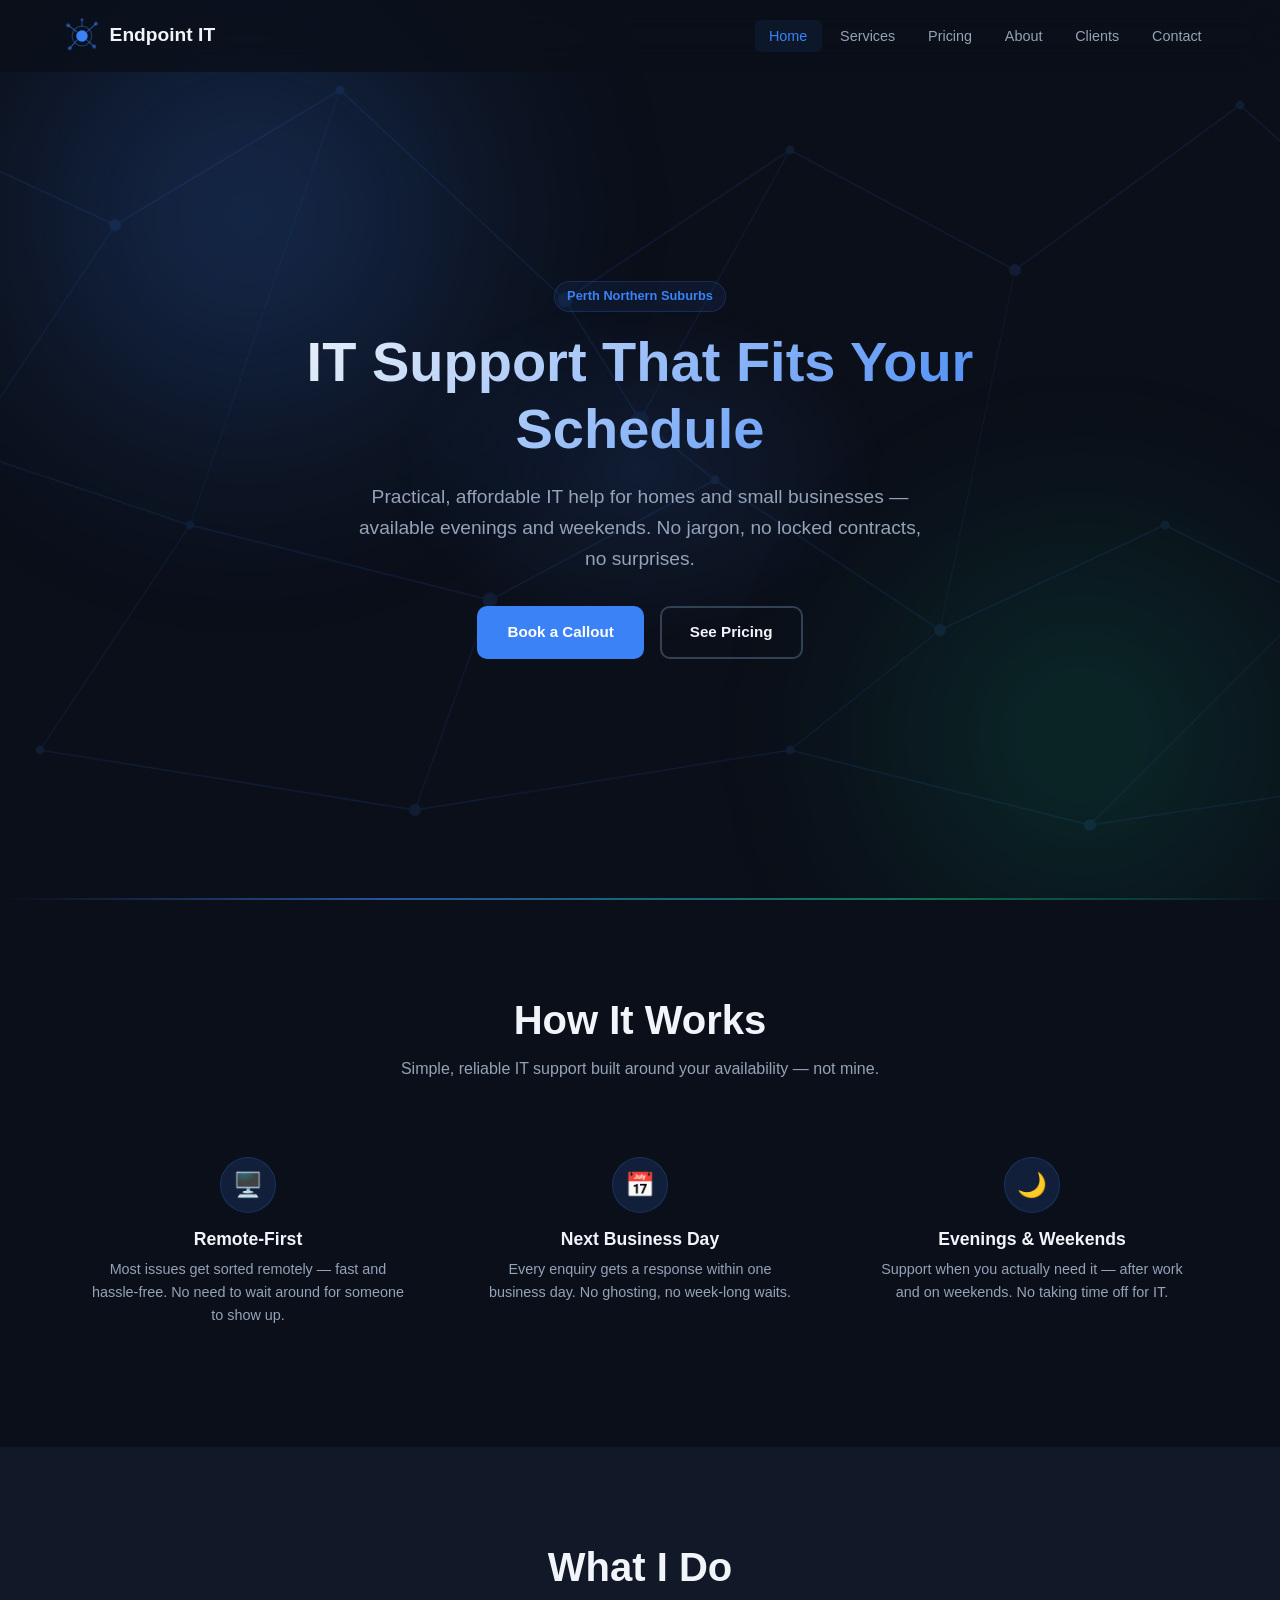
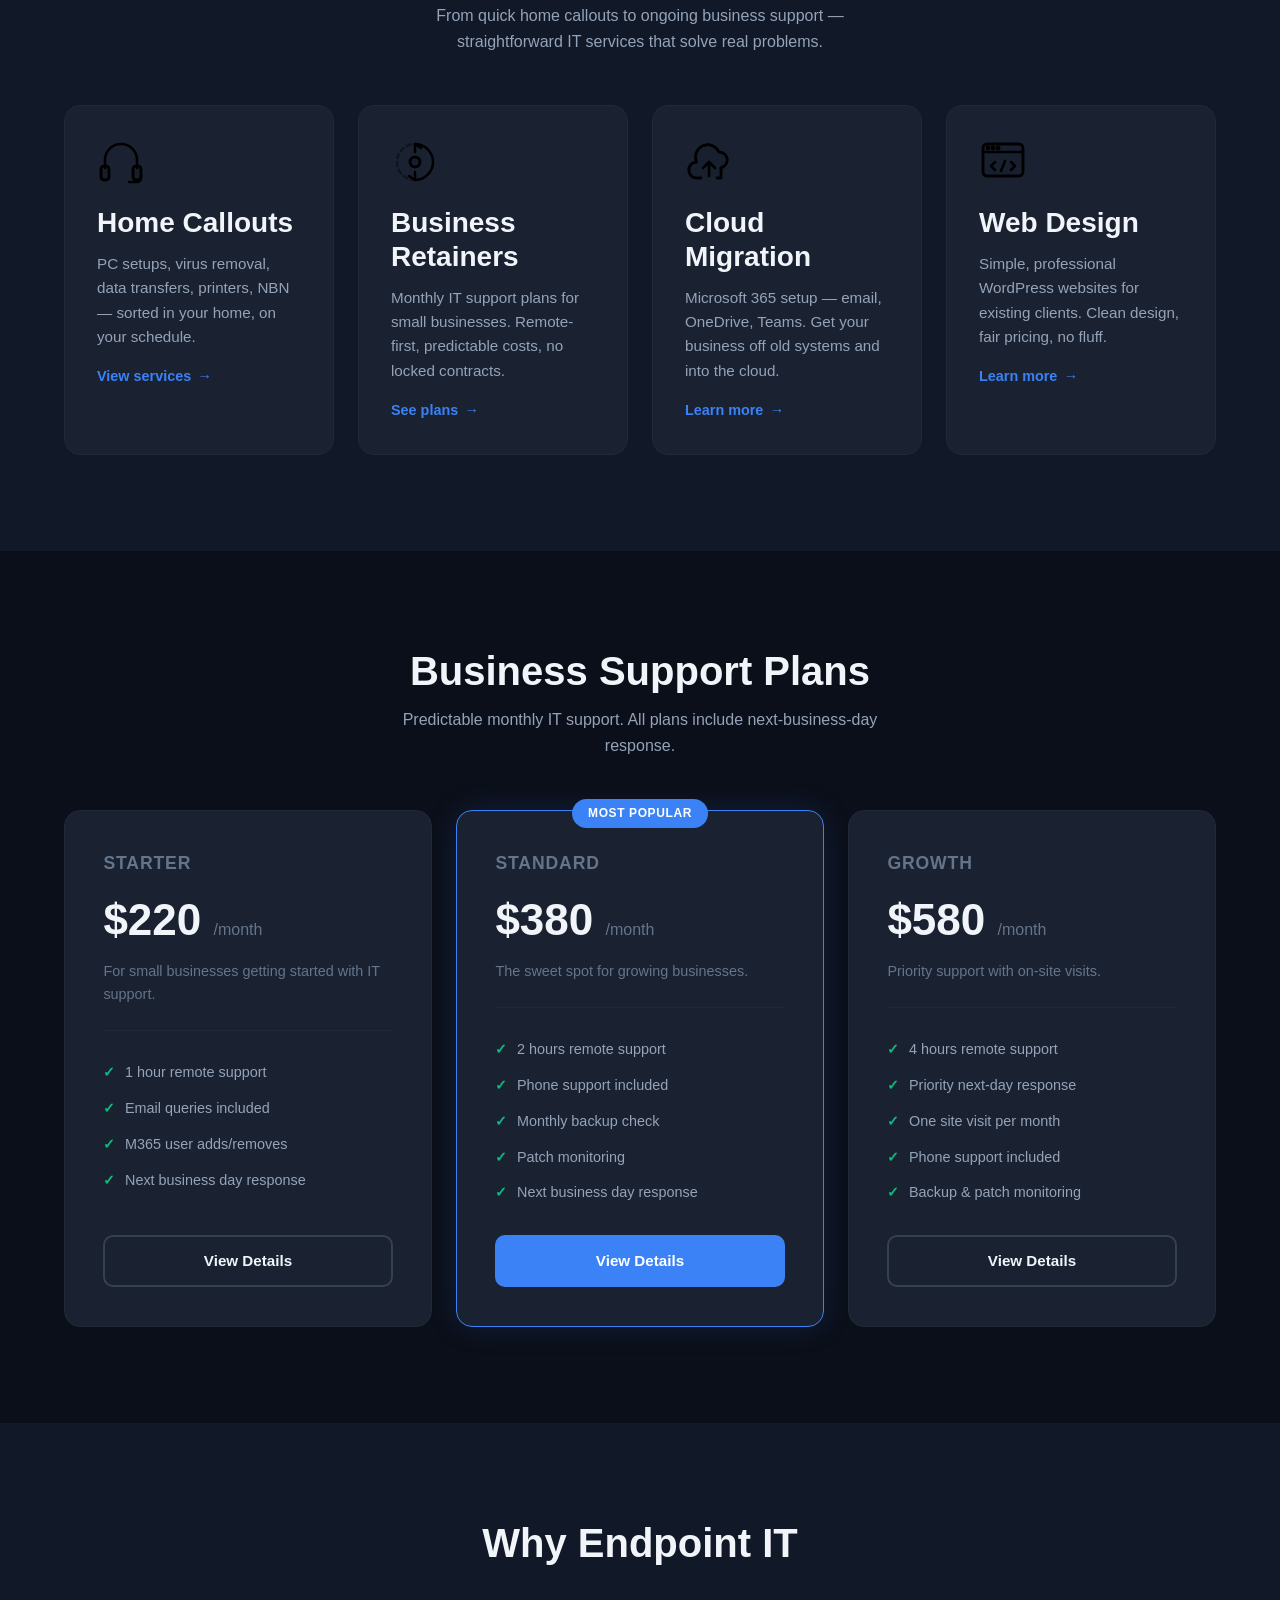
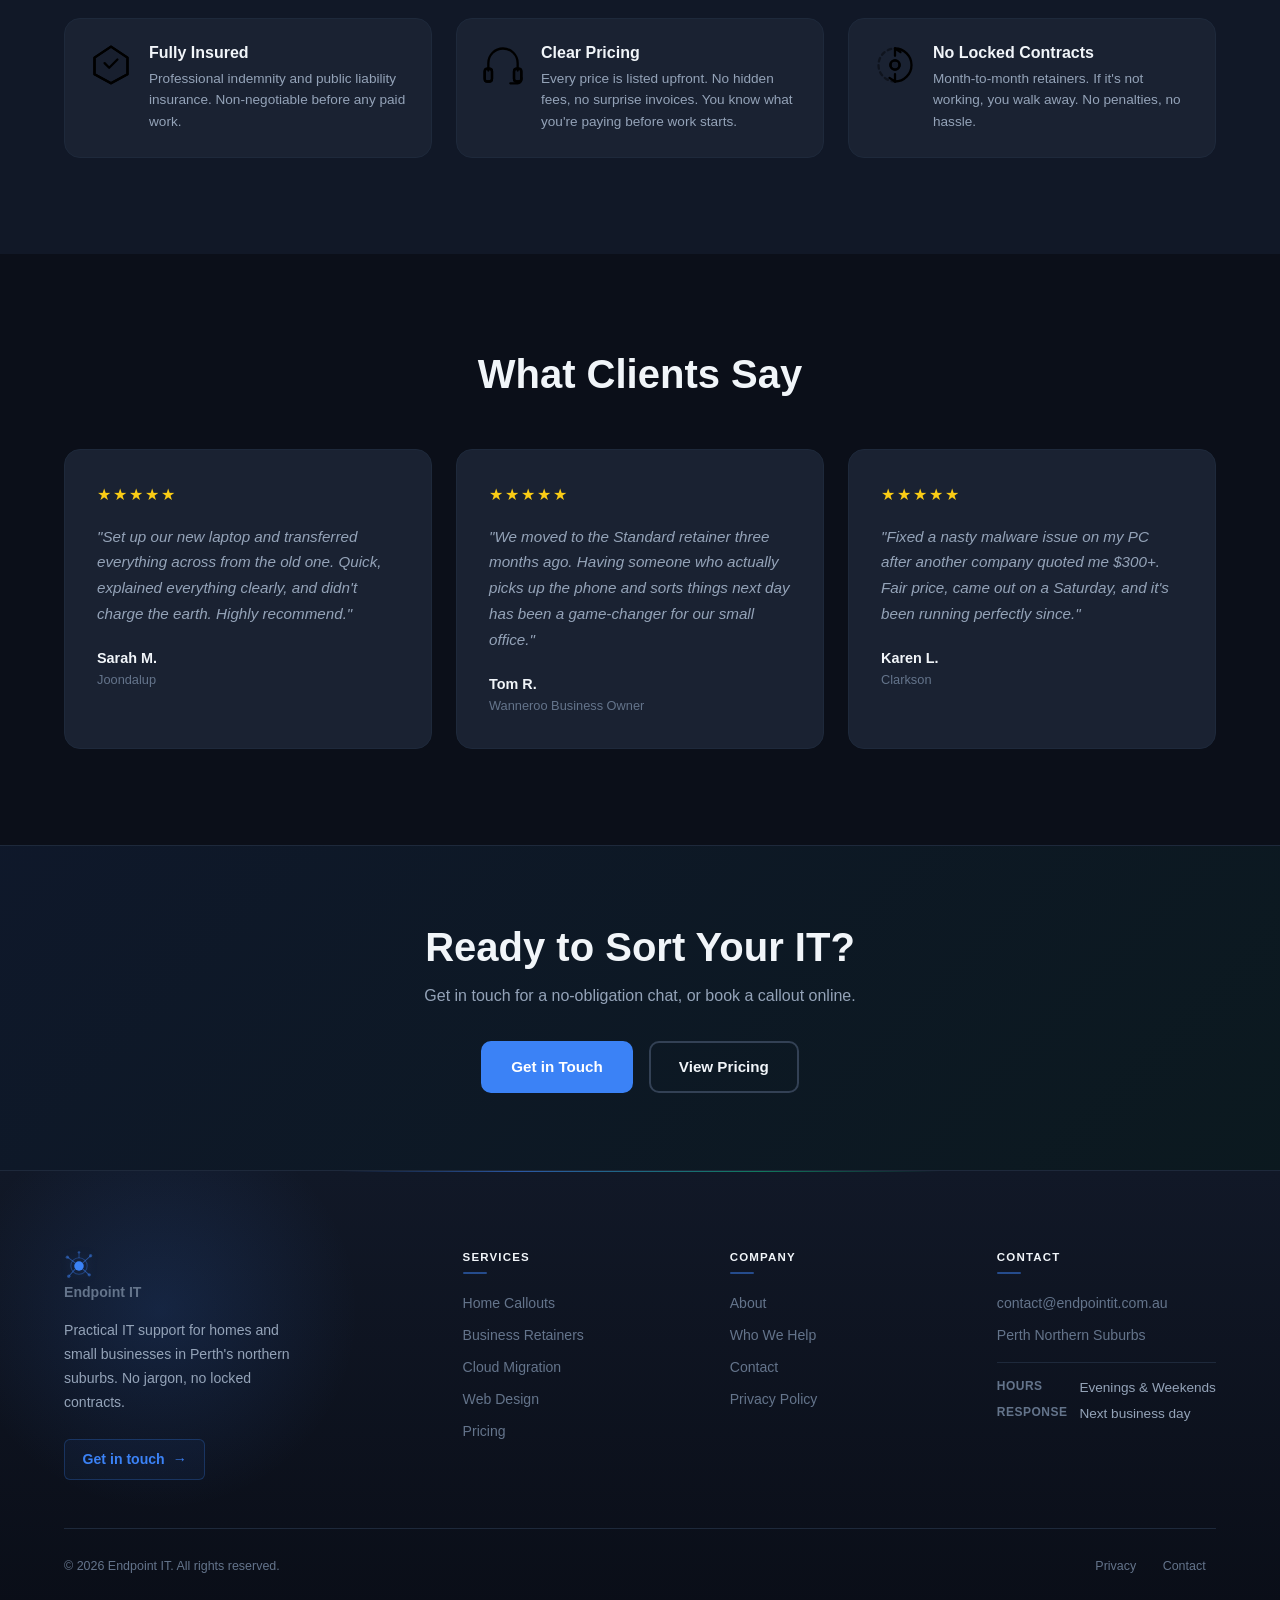
<file: index.html>
<!DOCTYPE html>
<html lang="en-AU">
<head>
  <meta charset="UTF-8">
  <meta name="viewport" content="width=device-width, initial-scale=1.0">
  <title>Endpoint IT — IT Support for Perth's Northern Suburbs</title>
  <meta name="description" content="Practical IT support for homes and small businesses in Perth's northern suburbs. Evenings and weekends, clear pricing, no locked contracts.">
  <meta property="og:title" content="Endpoint IT — IT Support for Perth's Northern Suburbs">
  <meta property="og:description" content="Practical IT support for homes and small businesses in Perth's northern suburbs. Evenings and weekends, clear pricing, no locked contracts.">
  <meta property="og:type" content="website">
  <meta property="og:url" content="https://endpointit.com.au">
  <meta property="og:locale" content="en_AU">
  <link rel="canonical" href="https://endpointit.com.au">
  <link rel="stylesheet" href="css/style.css">
</head>
<body>

  <a href="#main-content" class="skip-link">Skip to main content</a>

  <!-- Header -->
  <header class="site-header" id="site-header">
    <div class="container header-inner">
      <a href="index.html" class="logo" aria-label="Endpoint IT — Home">
        <img src="images/logo.svg" alt="" width="36" height="36">
        <span>Endpoint IT</span>
      </a>
      <nav class="main-nav" id="main-nav" aria-label="Main navigation">
        <ul class="nav-list">
          <li><a href="index.html" class="nav-link">Home</a></li>
          <li><a href="pages/services.html" class="nav-link">Services</a></li>
          <li><a href="pages/pricing.html" class="nav-link">Pricing</a></li>
          <li><a href="pages/about.html" class="nav-link">About</a></li>
          <li><a href="pages/clients.html" class="nav-link">Clients</a></li>
          <li><a href="pages/contact.html" class="nav-link">Contact</a></li>
        </ul>
      </nav>
      <button class="nav-toggle" id="nav-toggle" aria-expanded="false" aria-controls="main-nav" aria-label="Toggle navigation menu">
        <span class="hamburger"></span>
      </button>
    </div>
  </header>

  <main id="main-content">

    <!-- Hero -->
    <section class="hero">
      <div class="hero-bg">
        <img src="images/hero-bg.svg" alt="" aria-hidden="true">
      </div>
      <div class="hero-content" data-reveal>
        <span class="badge">Perth Northern Suburbs</span>
        <h1 class="text-gradient" style="margin-top: 1rem;">IT Support That Fits Your Schedule</h1>
        <p>Practical, affordable IT help for homes and small businesses — available evenings and weekends. No jargon, no locked contracts, no surprises.</p>
        <div class="btn-group">
          <a href="pages/contact.html" class="btn btn-primary">Book a Callout</a>
          <a href="pages/pricing.html" class="btn btn-secondary">See Pricing</a>
        </div>
      </div>
    </section>

    <!-- How We Work -->
    <section class="section" aria-labelledby="how-heading">
      <div class="container">
        <div class="section-header" data-reveal>
          <h2 id="how-heading">How It Works</h2>
          <p>Simple, reliable IT support built around your availability — not mine.</p>
        </div>
        <div class="grid grid-3" data-reveal-stagger>
          <div class="how-item">
            <div class="how-icon" aria-hidden="true">🖥️</div>
            <h3>Remote-First</h3>
            <p>Most issues get sorted remotely — fast and hassle-free. No need to wait around for someone to show up.</p>
          </div>
          <div class="how-item">
            <div class="how-icon" aria-hidden="true">📅</div>
            <h3>Next Business Day</h3>
            <p>Every enquiry gets a response within one business day. No ghosting, no week-long waits.</p>
          </div>
          <div class="how-item">
            <div class="how-icon" aria-hidden="true">🌙</div>
            <h3>Evenings &amp; Weekends</h3>
            <p>Support when you actually need it — after work and on weekends. No taking time off for IT.</p>
          </div>
        </div>
      </div>
    </section>

    <!-- Service Highlights -->
    <section class="section" style="background: var(--bg-secondary);" aria-labelledby="services-heading">
      <div class="container">
        <div class="section-header" data-reveal>
          <h2 id="services-heading">What I Do</h2>
          <p>From quick home callouts to ongoing business support — straightforward IT services that solve real problems.</p>
        </div>
        <div class="grid grid-4" data-reveal-stagger>
          <div class="card">
            <img src="images/icon-support.svg" alt="" class="card-icon" aria-hidden="true">
            <h3>Home Callouts</h3>
            <p>PC setups, virus removal, data transfers, printers, NBN — sorted in your home, on your schedule.</p>
            <a href="pages/services.html" class="card-link">View services</a>
          </div>
          <div class="card">
            <img src="images/icon-retainer.svg" alt="" class="card-icon" aria-hidden="true">
            <h3>Business Retainers</h3>
            <p>Monthly IT support plans for small businesses. Remote-first, predictable costs, no locked contracts.</p>
            <a href="pages/pricing.html" class="card-link">See plans</a>
          </div>
          <div class="card">
            <img src="images/icon-cloud.svg" alt="" class="card-icon" aria-hidden="true">
            <h3>Cloud Migration</h3>
            <p>Microsoft 365 setup — email, OneDrive, Teams. Get your business off old systems and into the cloud.</p>
            <a href="pages/services.html" class="card-link">Learn more</a>
          </div>
          <div class="card">
            <img src="images/icon-web.svg" alt="" class="card-icon" aria-hidden="true">
            <h3>Web Design</h3>
            <p>Simple, professional WordPress websites for existing clients. Clean design, fair pricing, no fluff.</p>
            <a href="pages/services.html" class="card-link">Learn more</a>
          </div>
        </div>
      </div>
    </section>

    <!-- Retainer Tiers Preview -->
    <section class="section" aria-labelledby="retainers-heading">
      <div class="container">
        <div class="section-header" data-reveal>
          <h2 id="retainers-heading">Business Support Plans</h2>
          <p>Predictable monthly IT support. All plans include next-business-day response.</p>
        </div>
        <div class="grid grid-3" data-reveal-stagger>

          <div class="pricing-card">
            <div class="tier-name">Starter</div>
            <div class="price">$220 <span>/month</span></div>
            <p class="price-desc">For small businesses getting started with IT support.</p>
            <ul class="pricing-features">
              <li>1 hour remote support</li>
              <li>Email queries included</li>
              <li>M365 user adds/removes</li>
              <li>Next business day response</li>
            </ul>
            <a href="pages/pricing.html" class="btn btn-secondary">View Details</a>
          </div>

          <div class="pricing-card popular">
            <span class="pricing-badge">Most Popular</span>
            <div class="tier-name">Standard</div>
            <div class="price">$380 <span>/month</span></div>
            <p class="price-desc">The sweet spot for growing businesses.</p>
            <ul class="pricing-features">
              <li>2 hours remote support</li>
              <li>Phone support included</li>
              <li>Monthly backup check</li>
              <li>Patch monitoring</li>
              <li>Next business day response</li>
            </ul>
            <a href="pages/pricing.html" class="btn btn-primary">View Details</a>
          </div>

          <div class="pricing-card">
            <div class="tier-name">Growth</div>
            <div class="price">$580 <span>/month</span></div>
            <p class="price-desc">Priority support with on-site visits.</p>
            <ul class="pricing-features">
              <li>4 hours remote support</li>
              <li>Priority next-day response</li>
              <li>One site visit per month</li>
              <li>Phone support included</li>
              <li>Backup &amp; patch monitoring</li>
            </ul>
            <a href="pages/pricing.html" class="btn btn-secondary">View Details</a>
          </div>

        </div>
      </div>
    </section>

    <!-- Trust Section -->
    <section class="section" style="background: var(--bg-secondary);" aria-labelledby="trust-heading">
      <div class="container">
        <div class="section-header" data-reveal>
          <h2 id="trust-heading">Why Endpoint IT</h2>
        </div>
        <div class="trust-grid" data-reveal-stagger>
          <div class="trust-item">
            <img src="images/icon-shield.svg" alt="" class="trust-icon" aria-hidden="true">
            <div>
              <h3>Fully Insured</h3>
              <p>Professional indemnity and public liability insurance. Non-negotiable before any paid work.</p>
            </div>
          </div>
          <div class="trust-item">
            <img src="images/icon-support.svg" alt="" class="trust-icon" aria-hidden="true" style="color: var(--success);">
            <div>
              <h3>Clear Pricing</h3>
              <p>Every price is listed upfront. No hidden fees, no surprise invoices. You know what you're paying before work starts.</p>
            </div>
          </div>
          <div class="trust-item">
            <img src="images/icon-retainer.svg" alt="" class="trust-icon" aria-hidden="true" style="color: #facc15;">
            <div>
              <h3>No Locked Contracts</h3>
              <p>Month-to-month retainers. If it's not working, you walk away. No penalties, no hassle.</p>
            </div>
          </div>
        </div>
      </div>
    </section>

    <!-- Testimonials -->
    <section class="section" aria-labelledby="reviews-heading">
      <div class="container">
        <div class="section-header" data-reveal>
          <h2 id="reviews-heading">What Clients Say</h2>
        </div>
        <div class="grid grid-3" data-reveal-stagger>
          <div class="testimonial-card">
            <div class="testimonial-stars" aria-label="5 out of 5 stars">★★★★★</div>
            <blockquote>"Set up our new laptop and transferred everything across from the old one. Quick, explained everything clearly, and didn't charge the earth. Highly recommend."</blockquote>
            <div class="testimonial-author">Sarah M.</div>
            <div class="testimonial-role">Joondalup</div>
          </div>
          <div class="testimonial-card">
            <div class="testimonial-stars" aria-label="5 out of 5 stars">★★★★★</div>
            <blockquote>"We moved to the Standard retainer three months ago. Having someone who actually picks up the phone and sorts things next day has been a game-changer for our small office."</blockquote>
            <div class="testimonial-author">Tom R.</div>
            <div class="testimonial-role">Wanneroo Business Owner</div>
          </div>
          <div class="testimonial-card">
            <div class="testimonial-stars" aria-label="5 out of 5 stars">★★★★★</div>
            <blockquote>"Fixed a nasty malware issue on my PC after another company quoted me $300+. Fair price, came out on a Saturday, and it's been running perfectly since."</blockquote>
            <div class="testimonial-author">Karen L.</div>
            <div class="testimonial-role">Clarkson</div>
          </div>
        </div>
      </div>
    </section>

    <!-- CTA Band -->
    <section class="cta-band">
      <div class="container" data-reveal>
        <h2>Ready to Sort Your IT?</h2>
        <p>Get in touch for a no-obligation chat, or book a callout online.</p>
        <div class="btn-group">
          <a href="pages/contact.html" class="btn btn-primary">Get in Touch</a>
          <a href="pages/pricing.html" class="btn btn-secondary">View Pricing</a>
        </div>
      </div>
    </section>

  </main>

  <!-- Footer -->
  <footer class="site-footer">
    <div class="container">
      <div class="footer-grid">
        <div class="footer-col">
          <a href="index.html" class="footer-logo" aria-label="Endpoint IT — Home">
            <img src="images/logo.svg" alt="" width="30" height="30">
            <span>Endpoint IT</span>
          </a>
          <p>Practical IT support for homes and small businesses in Perth's northern suburbs. No jargon, no locked contracts.</p>
          <div class="footer-cta">
            <a href="pages/contact.html">Get in touch</a>
          </div>
        </div>
        <div class="footer-col">
          <h4>Services</h4>
          <ul>
            <li><a href="pages/services.html">Home Callouts</a></li>
            <li><a href="pages/services.html">Business Retainers</a></li>
            <li><a href="pages/services.html">Cloud Migration</a></li>
            <li><a href="pages/services.html">Web Design</a></li>
            <li><a href="pages/pricing.html">Pricing</a></li>
          </ul>
        </div>
        <div class="footer-col">
          <h4>Company</h4>
          <ul>
            <li><a href="pages/about.html">About</a></li>
            <li><a href="pages/clients.html">Who We Help</a></li>
            <li><a href="pages/contact.html">Contact</a></li>
            <li><a href="pages/privacy.html">Privacy Policy</a></li>
          </ul>
        </div>
        <div class="footer-col">
          <h4>Contact</h4>
          <ul>
            <li><a href="mailto:contact@endpointit.com.au">contact@endpointit.com.au</a></li>
            <li>Perth Northern Suburbs</li>
          </ul>
          <dl class="footer-hours">
            <dt>Hours</dt>
            <dd>Evenings &amp; Weekends</dd>
            <dt>Response</dt>
            <dd>Next business day</dd>
          </dl>
        </div>
      </div>
      <div class="footer-bottom">
        <p>&copy; 2026 Endpoint IT. All rights reserved.</p>
        <nav class="footer-bottom-links" aria-label="Footer links">
          <a href="pages/privacy.html">Privacy</a>
          <a href="pages/contact.html">Contact</a>
        </nav>
      </div>
    </div>
  </footer>

  <script src="js/script.js"></script>
</body>
</html>
</file>
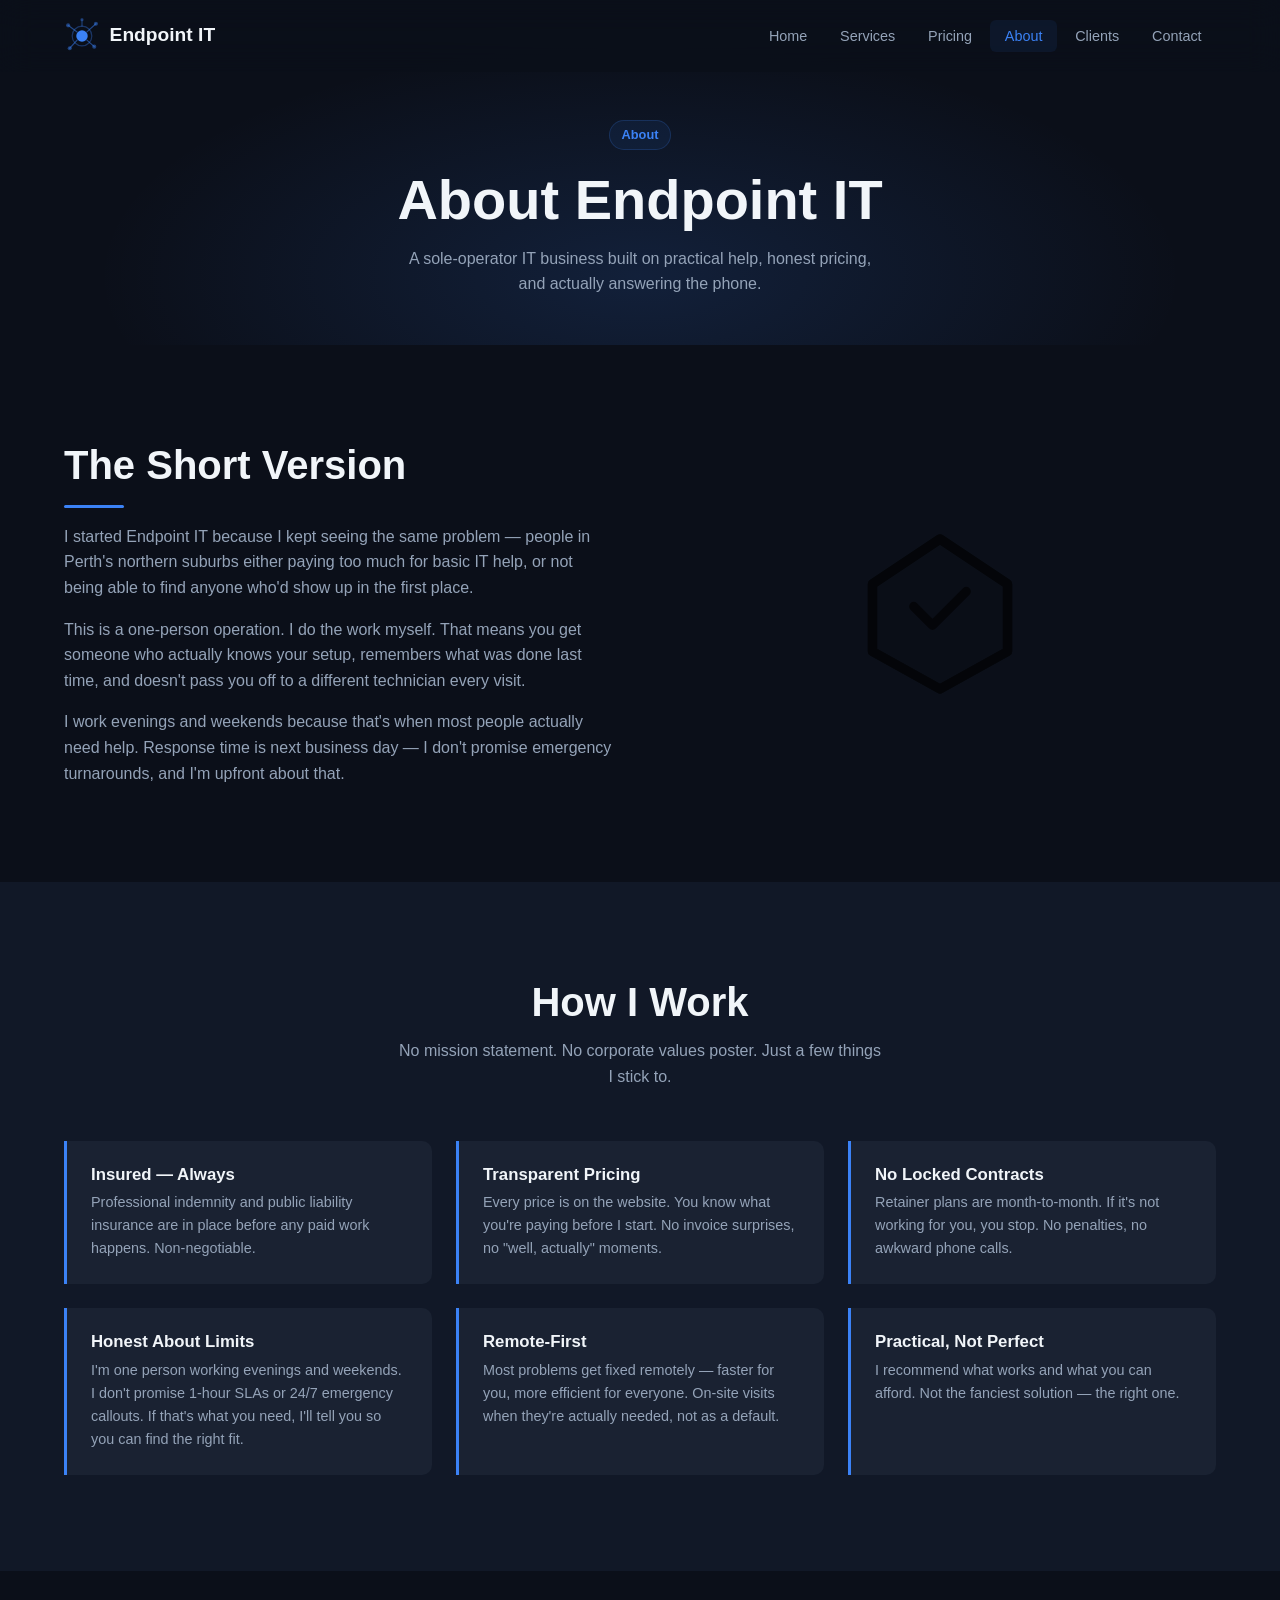
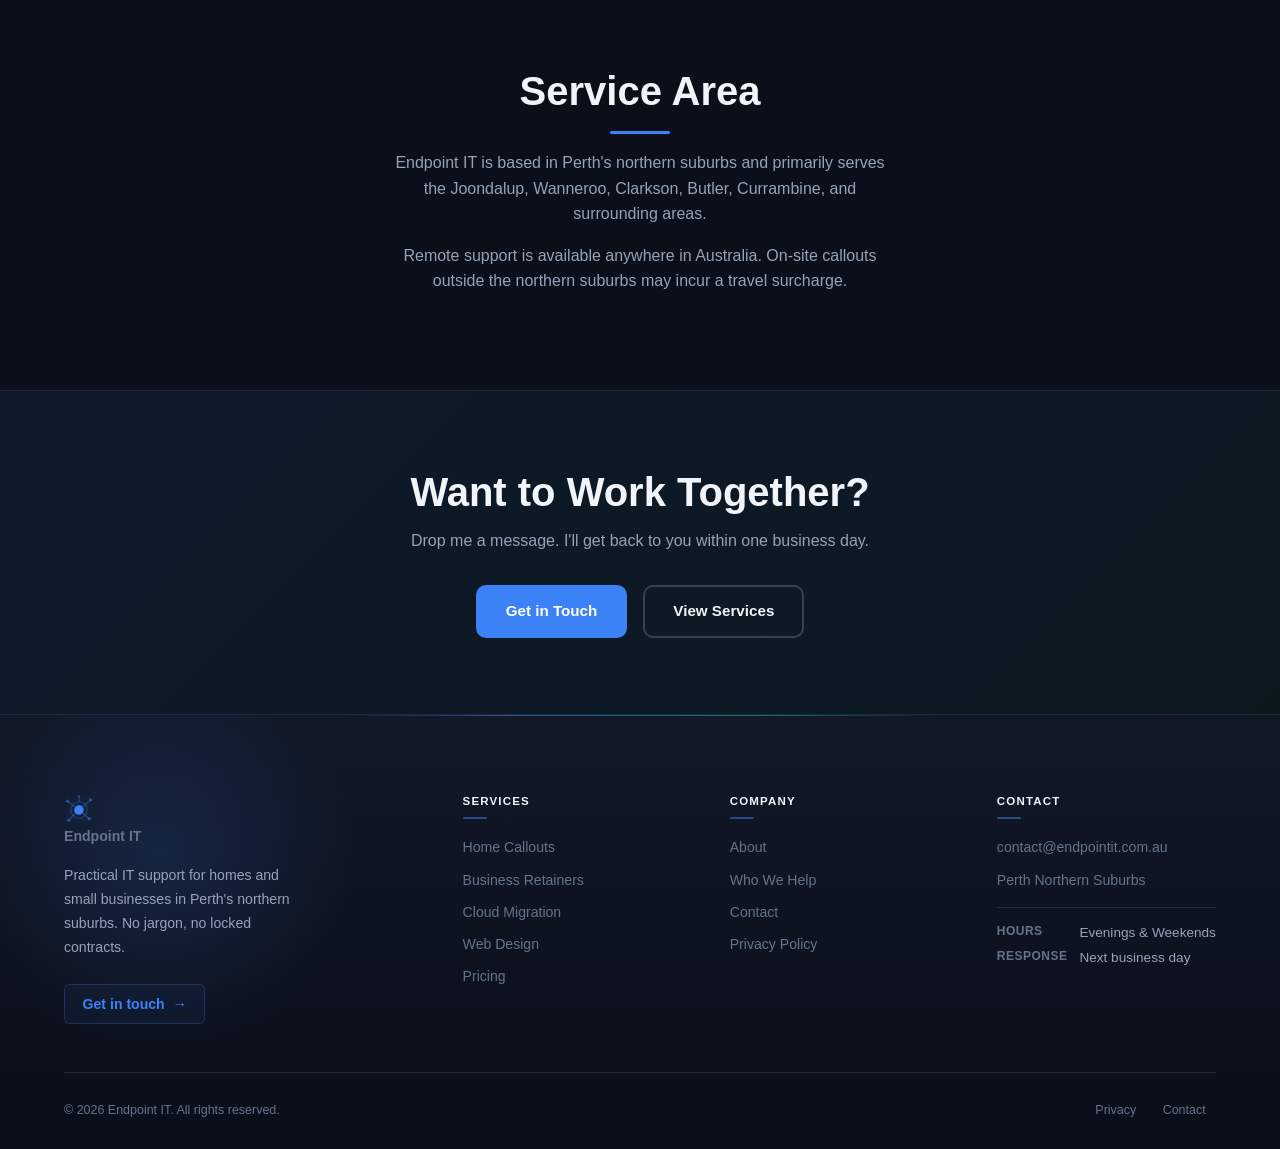
<file: pages/about.html>
<!DOCTYPE html>
<html lang="en-AU">
<head>
  <meta charset="UTF-8">
  <meta name="viewport" content="width=device-width, initial-scale=1.0">
  <title>About — Endpoint IT</title>
  <meta name="description" content="Endpoint IT is a sole-operator IT support business based in Perth's northern suburbs. Practical help, honest pricing, no BS.">
  <meta property="og:title" content="About — Endpoint IT">
  <meta property="og:description" content="Endpoint IT is a sole-operator IT support business based in Perth's northern suburbs. Practical help, honest pricing, no BS.">
  <meta property="og:type" content="website">
  <link rel="canonical" href="https://endpointit.com.au/pages/about.html">
  <link rel="stylesheet" href="../css/style.css">
</head>
<body>

  <a href="#main-content" class="skip-link">Skip to main content</a>

  <!-- Header -->
  <header class="site-header" id="site-header">
    <div class="container header-inner">
      <a href="../index.html" class="logo" aria-label="Endpoint IT — Home">
        <img src="../images/logo.svg" alt="" width="36" height="36">
        <span>Endpoint IT</span>
      </a>
      <nav class="main-nav" id="main-nav" aria-label="Main navigation">
        <ul class="nav-list">
          <li><a href="../index.html" class="nav-link">Home</a></li>
          <li><a href="services.html" class="nav-link">Services</a></li>
          <li><a href="pricing.html" class="nav-link">Pricing</a></li>
          <li><a href="about.html" class="nav-link">About</a></li>
          <li><a href="clients.html" class="nav-link">Clients</a></li>
          <li><a href="contact.html" class="nav-link">Contact</a></li>
        </ul>
      </nav>
      <button class="nav-toggle" id="nav-toggle" aria-expanded="false" aria-controls="main-nav" aria-label="Toggle navigation menu">
        <span class="hamburger"></span>
      </button>
    </div>
  </header>

  <main id="main-content">

    <!-- Page Hero -->
    <section class="page-hero">
      <div class="container" data-reveal>
        <span class="badge">About</span>
        <h1 style="margin-top: 1rem;">About Endpoint IT</h1>
        <p>A sole-operator IT business built on practical help, honest pricing, and actually answering the phone.</p>
      </div>
    </section>

    <!-- Story -->
    <section class="section" aria-labelledby="story-heading">
      <div class="container">
        <div class="grid grid-2" style="align-items: center; gap: 3rem;">
          <div data-reveal>
            <h2 id="story-heading">The Short Version</h2>
            <div class="divider" style="margin: 1rem 0;"></div>
            <p style="margin-bottom: 1rem;">I started Endpoint IT because I kept seeing the same problem — people in Perth's northern suburbs either paying too much for basic IT help, or not being able to find anyone who'd show up in the first place.</p>
            <p style="margin-bottom: 1rem;">This is a one-person operation. I do the work myself. That means you get someone who actually knows your setup, remembers what was done last time, and doesn't pass you off to a different technician every visit.</p>
            <p>I work evenings and weekends because that's when most people actually need help. Response time is next business day — I don't promise emergency turnarounds, and I'm upfront about that.</p>
          </div>
          <div data-reveal="right" style="display: flex; justify-content: center;">
            <img src="../images/icon-shield.svg" alt="" style="width: 180px; height: 180px; color: var(--accent); opacity: 0.6;" aria-hidden="true">
          </div>
        </div>
      </div>
    </section>

    <!-- Values -->
    <section class="section" style="background: var(--bg-secondary);" aria-labelledby="values-heading">
      <div class="container">
        <div class="section-header" data-reveal>
          <h2 id="values-heading">How I Work</h2>
          <p>No mission statement. No corporate values poster. Just a few things I stick to.</p>
        </div>
        <div class="values-grid" data-reveal-stagger>
          <div class="value-item">
            <h3>Insured — Always</h3>
            <p>Professional indemnity and public liability insurance are in place before any paid work happens. Non-negotiable.</p>
          </div>
          <div class="value-item">
            <h3>Transparent Pricing</h3>
            <p>Every price is on the website. You know what you're paying before I start. No invoice surprises, no "well, actually" moments.</p>
          </div>
          <div class="value-item">
            <h3>No Locked Contracts</h3>
            <p>Retainer plans are month-to-month. If it's not working for you, you stop. No penalties, no awkward phone calls.</p>
          </div>
          <div class="value-item">
            <h3>Honest About Limits</h3>
            <p>I'm one person working evenings and weekends. I don't promise 1-hour SLAs or 24/7 emergency callouts. If that's what you need, I'll tell you so you can find the right fit.</p>
          </div>
          <div class="value-item">
            <h3>Remote-First</h3>
            <p>Most problems get fixed remotely — faster for you, more efficient for everyone. On-site visits when they're actually needed, not as a default.</p>
          </div>
          <div class="value-item">
            <h3>Practical, Not Perfect</h3>
            <p>I recommend what works and what you can afford. Not the fanciest solution — the right one.</p>
          </div>
        </div>
      </div>
    </section>

    <!-- Service Area -->
    <section class="section" aria-labelledby="area-heading">
      <div class="container" style="text-align: center;">
        <div data-reveal>
          <h2 id="area-heading">Service Area</h2>
          <div class="divider"></div>
          <p style="margin: 1rem auto; max-width: 55ch;">Endpoint IT is based in Perth's northern suburbs and primarily serves the Joondalup, Wanneroo, Clarkson, Butler, Currambine, and surrounding areas.</p>
          <p style="margin: 0 auto; max-width: 55ch;">Remote support is available anywhere in Australia. On-site callouts outside the northern suburbs may incur a travel surcharge.</p>
        </div>
      </div>
    </section>

    <!-- CTA Band -->
    <section class="cta-band">
      <div class="container" data-reveal>
        <h2>Want to Work Together?</h2>
        <p>Drop me a message. I'll get back to you within one business day.</p>
        <div class="btn-group">
          <a href="contact.html" class="btn btn-primary">Get in Touch</a>
          <a href="services.html" class="btn btn-secondary">View Services</a>
        </div>
      </div>
    </section>

  </main>

  <!-- Footer -->
  <footer class="site-footer">
    <div class="container">
      <div class="footer-grid">
        <div class="footer-col">
          <a href="../index.html" class="footer-logo" aria-label="Endpoint IT — Home">
            <img src="../images/logo.svg" alt="" width="30" height="30">
            <span>Endpoint IT</span>
          </a>
          <p>Practical IT support for homes and small businesses in Perth's northern suburbs. No jargon, no locked contracts.</p>
          <div class="footer-cta">
            <a href="contact.html">Get in touch</a>
          </div>
        </div>
        <div class="footer-col">
          <h4>Services</h4>
          <ul>
            <li><a href="services.html">Home Callouts</a></li>
            <li><a href="services.html">Business Retainers</a></li>
            <li><a href="services.html">Cloud Migration</a></li>
            <li><a href="services.html">Web Design</a></li>
            <li><a href="pricing.html">Pricing</a></li>
          </ul>
        </div>
        <div class="footer-col">
          <h4>Company</h4>
          <ul>
            <li><a href="about.html">About</a></li>
            <li><a href="clients.html">Who We Help</a></li>
            <li><a href="contact.html">Contact</a></li>
            <li><a href="privacy.html">Privacy Policy</a></li>
          </ul>
        </div>
        <div class="footer-col">
          <h4>Contact</h4>
          <ul>
            <li><a href="mailto:contact@endpointit.com.au">contact@endpointit.com.au</a></li>
            <li>Perth Northern Suburbs</li>
          </ul>
          <dl class="footer-hours">
            <dt>Hours</dt>
            <dd>Evenings &amp; Weekends</dd>
            <dt>Response</dt>
            <dd>Next business day</dd>
          </dl>
        </div>
      </div>
      <div class="footer-bottom">
        <p>&copy; 2026 Endpoint IT. All rights reserved.</p>
        <nav class="footer-bottom-links" aria-label="Footer links">
          <a href="privacy.html">Privacy</a>
          <a href="contact.html">Contact</a>
        </nav>
      </div>
    </div>
  </footer>

  <script src="../js/script.js"></script>
</body>
</html>
</file>
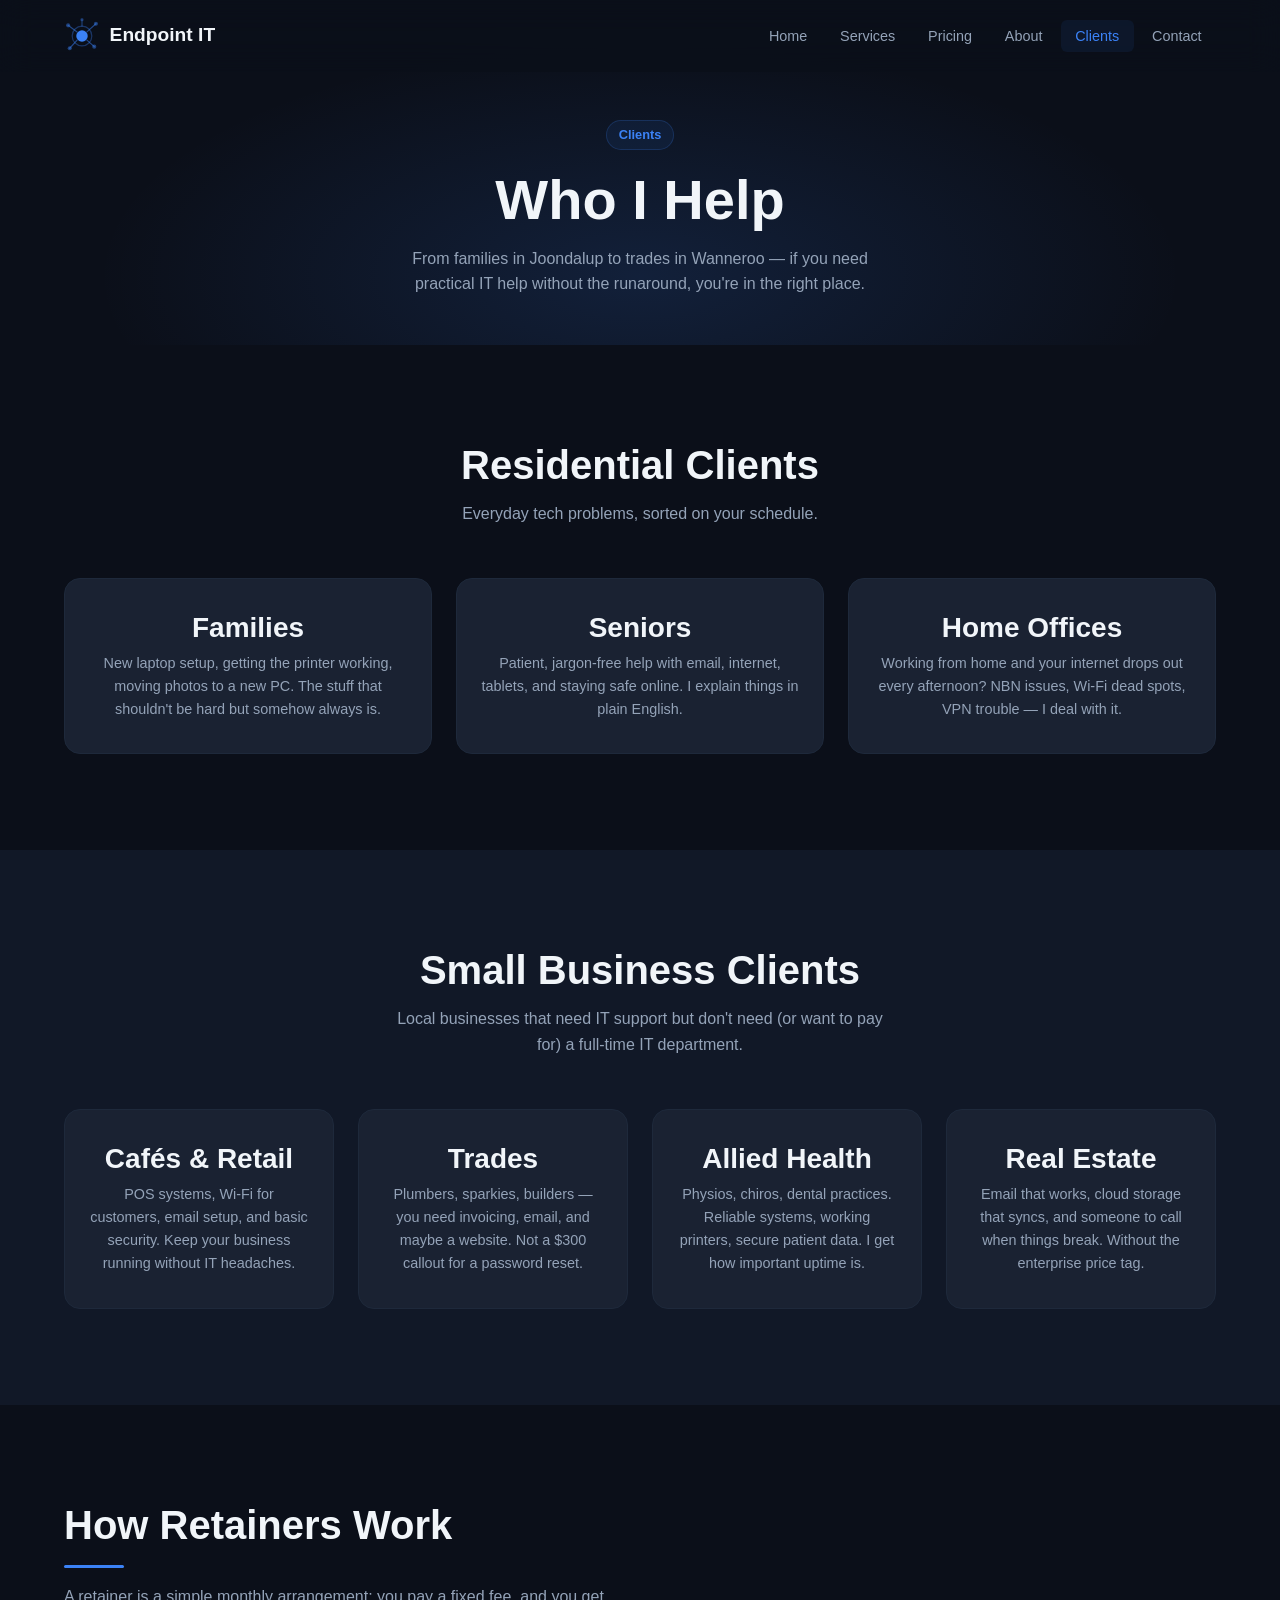
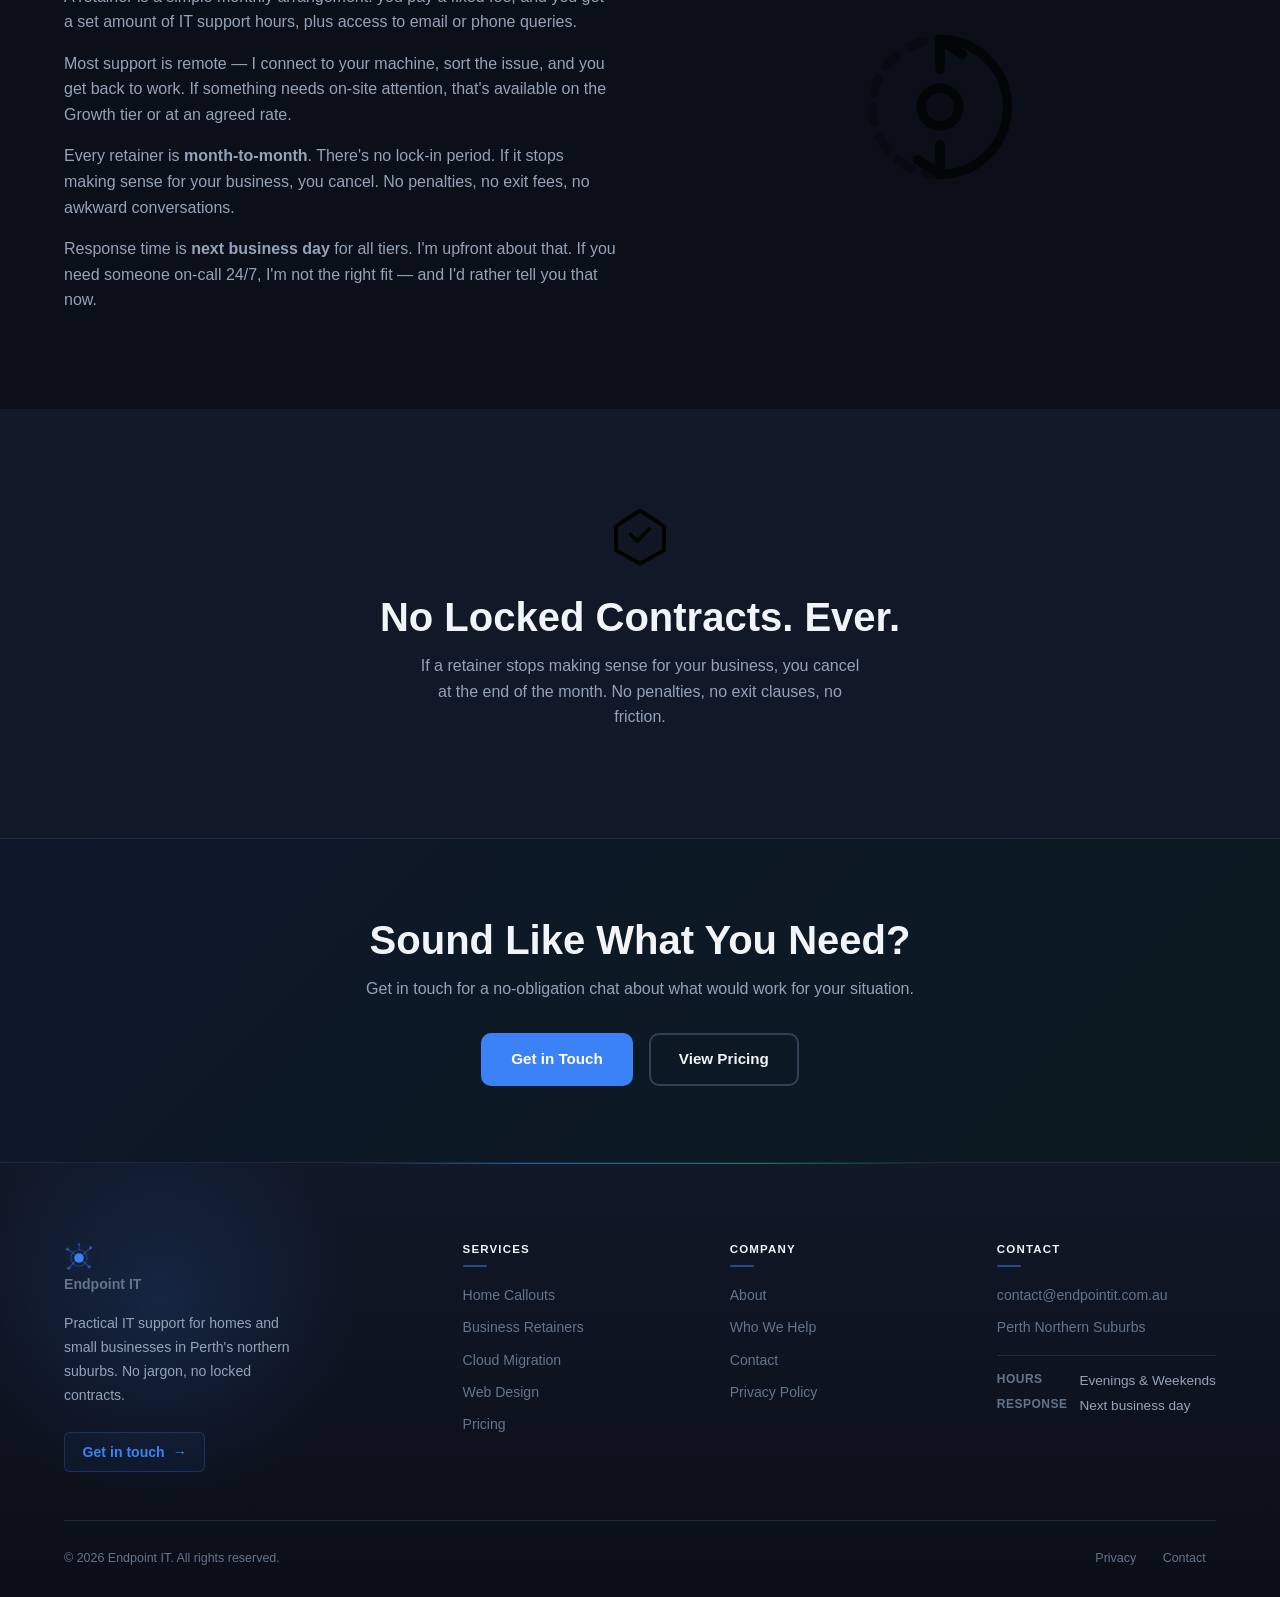
<file: pages/clients.html>
<!DOCTYPE html>
<html lang="en-AU">
<head>
  <meta charset="UTF-8">
  <meta name="viewport" content="width=device-width, initial-scale=1.0">
  <title>Clients — Endpoint IT</title>
  <meta name="description" content="Endpoint IT supports residential users and small businesses across Perth's northern suburbs. Cafés, trades, allied health, real estate, and more.">
  <meta property="og:title" content="Clients — Endpoint IT">
  <meta property="og:description" content="Endpoint IT supports residential users and small businesses across Perth's northern suburbs. Cafés, trades, allied health, real estate, and more.">
  <meta property="og:type" content="website">
  <link rel="canonical" href="https://endpointit.com.au/pages/clients.html">
  <link rel="stylesheet" href="../css/style.css">
</head>
<body>

  <a href="#main-content" class="skip-link">Skip to main content</a>

  <!-- Header -->
  <header class="site-header" id="site-header">
    <div class="container header-inner">
      <a href="../index.html" class="logo" aria-label="Endpoint IT — Home">
        <img src="../images/logo.svg" alt="" width="36" height="36">
        <span>Endpoint IT</span>
      </a>
      <nav class="main-nav" id="main-nav" aria-label="Main navigation">
        <ul class="nav-list">
          <li><a href="../index.html" class="nav-link">Home</a></li>
          <li><a href="services.html" class="nav-link">Services</a></li>
          <li><a href="pricing.html" class="nav-link">Pricing</a></li>
          <li><a href="about.html" class="nav-link">About</a></li>
          <li><a href="clients.html" class="nav-link">Clients</a></li>
          <li><a href="contact.html" class="nav-link">Contact</a></li>
        </ul>
      </nav>
      <button class="nav-toggle" id="nav-toggle" aria-expanded="false" aria-controls="main-nav" aria-label="Toggle navigation menu">
        <span class="hamburger"></span>
      </button>
    </div>
  </header>

  <main id="main-content">

    <!-- Page Hero -->
    <section class="page-hero">
      <div class="container" data-reveal>
        <span class="badge">Clients</span>
        <h1 style="margin-top: 1rem;">Who I Help</h1>
        <p>From families in Joondalup to trades in Wanneroo — if you need practical IT help without the runaround, you're in the right place.</p>
      </div>
    </section>

    <!-- Residential Clients -->
    <section class="section" aria-labelledby="resi-clients-heading">
      <div class="container">
        <div class="section-header" data-reveal>
          <h2 id="resi-clients-heading">Residential Clients</h2>
          <p>Everyday tech problems, sorted on your schedule.</p>
        </div>
        <div class="grid grid-3" data-reveal-stagger>
          <div class="client-type">
            <h3>Families</h3>
            <p>New laptop setup, getting the printer working, moving photos to a new PC. The stuff that shouldn't be hard but somehow always is.</p>
          </div>
          <div class="client-type">
            <h3>Seniors</h3>
            <p>Patient, jargon-free help with email, internet, tablets, and staying safe online. I explain things in plain English.</p>
          </div>
          <div class="client-type">
            <h3>Home Offices</h3>
            <p>Working from home and your internet drops out every afternoon? NBN issues, Wi-Fi dead spots, VPN trouble — I deal with it.</p>
          </div>
        </div>
      </div>
    </section>

    <!-- Business Clients -->
    <section class="section" style="background: var(--bg-secondary);" aria-labelledby="biz-clients-heading">
      <div class="container">
        <div class="section-header" data-reveal>
          <h2 id="biz-clients-heading">Small Business Clients</h2>
          <p>Local businesses that need IT support but don't need (or want to pay for) a full-time IT department.</p>
        </div>
        <div class="grid grid-4" data-reveal-stagger>
          <div class="client-type">
            <h3>Cafés &amp; Retail</h3>
            <p>POS systems, Wi-Fi for customers, email setup, and basic security. Keep your business running without IT headaches.</p>
          </div>
          <div class="client-type">
            <h3>Trades</h3>
            <p>Plumbers, sparkies, builders — you need invoicing, email, and maybe a website. Not a $300 callout for a password reset.</p>
          </div>
          <div class="client-type">
            <h3>Allied Health</h3>
            <p>Physios, chiros, dental practices. Reliable systems, working printers, secure patient data. I get how important uptime is.</p>
          </div>
          <div class="client-type">
            <h3>Real Estate</h3>
            <p>Email that works, cloud storage that syncs, and someone to call when things break. Without the enterprise price tag.</p>
          </div>
        </div>
      </div>
    </section>

    <!-- How Retainers Work -->
    <section class="section" aria-labelledby="how-retainers-heading">
      <div class="container">
        <div class="grid grid-2" style="align-items: center; gap: 3rem;">
          <div data-reveal>
            <h2 id="how-retainers-heading">How Retainers Work</h2>
            <div class="divider" style="margin: 1rem 0;"></div>
            <p style="margin-bottom: 1rem;">A retainer is a simple monthly arrangement: you pay a fixed fee, and you get a set amount of IT support hours, plus access to email or phone queries.</p>
            <p style="margin-bottom: 1rem;">Most support is remote — I connect to your machine, sort the issue, and you get back to work. If something needs on-site attention, that's available on the Growth tier or at an agreed rate.</p>
            <p style="margin-bottom: 1rem;">Every retainer is <strong>month-to-month</strong>. There's no lock-in period. If it stops making sense for your business, you cancel. No penalties, no exit fees, no awkward conversations.</p>
            <p>Response time is <strong>next business day</strong> for all tiers. I'm upfront about that. If you need someone on-call 24/7, I'm not the right fit — and I'd rather tell you that now.</p>
          </div>
          <div data-reveal="right" style="display: flex; justify-content: center;">
            <img src="../images/icon-retainer.svg" alt="" style="width: 180px; height: 180px; color: var(--accent); opacity: 0.6;" aria-hidden="true">
          </div>
        </div>
      </div>
    </section>

    <!-- No Locked Contracts Callout -->
    <section class="section" style="background: var(--bg-secondary);">
      <div class="container" style="text-align: center;" data-reveal>
        <img src="../images/icon-shield.svg" alt="" style="width: 64px; height: 64px; color: var(--success); margin: 0 auto 1.5rem;" aria-hidden="true">
        <h2>No Locked Contracts. Ever.</h2>
        <p style="margin: 0.75rem auto; max-width: 50ch;">If a retainer stops making sense for your business, you cancel at the end of the month. No penalties, no exit clauses, no friction.</p>
      </div>
    </section>

    <!-- CTA Band -->
    <section class="cta-band">
      <div class="container" data-reveal>
        <h2>Sound Like What You Need?</h2>
        <p>Get in touch for a no-obligation chat about what would work for your situation.</p>
        <div class="btn-group">
          <a href="contact.html" class="btn btn-primary">Get in Touch</a>
          <a href="pricing.html" class="btn btn-secondary">View Pricing</a>
        </div>
      </div>
    </section>

  </main>

  <!-- Footer -->
  <footer class="site-footer">
    <div class="container">
      <div class="footer-grid">
        <div class="footer-col">
          <a href="../index.html" class="footer-logo" aria-label="Endpoint IT — Home">
            <img src="../images/logo.svg" alt="" width="30" height="30">
            <span>Endpoint IT</span>
          </a>
          <p>Practical IT support for homes and small businesses in Perth's northern suburbs. No jargon, no locked contracts.</p>
          <div class="footer-cta">
            <a href="contact.html">Get in touch</a>
          </div>
        </div>
        <div class="footer-col">
          <h4>Services</h4>
          <ul>
            <li><a href="services.html">Home Callouts</a></li>
            <li><a href="services.html">Business Retainers</a></li>
            <li><a href="services.html">Cloud Migration</a></li>
            <li><a href="services.html">Web Design</a></li>
            <li><a href="pricing.html">Pricing</a></li>
          </ul>
        </div>
        <div class="footer-col">
          <h4>Company</h4>
          <ul>
            <li><a href="about.html">About</a></li>
            <li><a href="clients.html">Who We Help</a></li>
            <li><a href="contact.html">Contact</a></li>
            <li><a href="privacy.html">Privacy Policy</a></li>
          </ul>
        </div>
        <div class="footer-col">
          <h4>Contact</h4>
          <ul>
            <li><a href="mailto:contact@endpointit.com.au">contact@endpointit.com.au</a></li>
            <li>Perth Northern Suburbs</li>
          </ul>
          <dl class="footer-hours">
            <dt>Hours</dt>
            <dd>Evenings &amp; Weekends</dd>
            <dt>Response</dt>
            <dd>Next business day</dd>
          </dl>
        </div>
      </div>
      <div class="footer-bottom">
        <p>&copy; 2026 Endpoint IT. All rights reserved.</p>
        <nav class="footer-bottom-links" aria-label="Footer links">
          <a href="privacy.html">Privacy</a>
          <a href="contact.html">Contact</a>
        </nav>
      </div>
    </div>
  </footer>

  <script src="../js/script.js"></script>
</body>
</html>
</file>
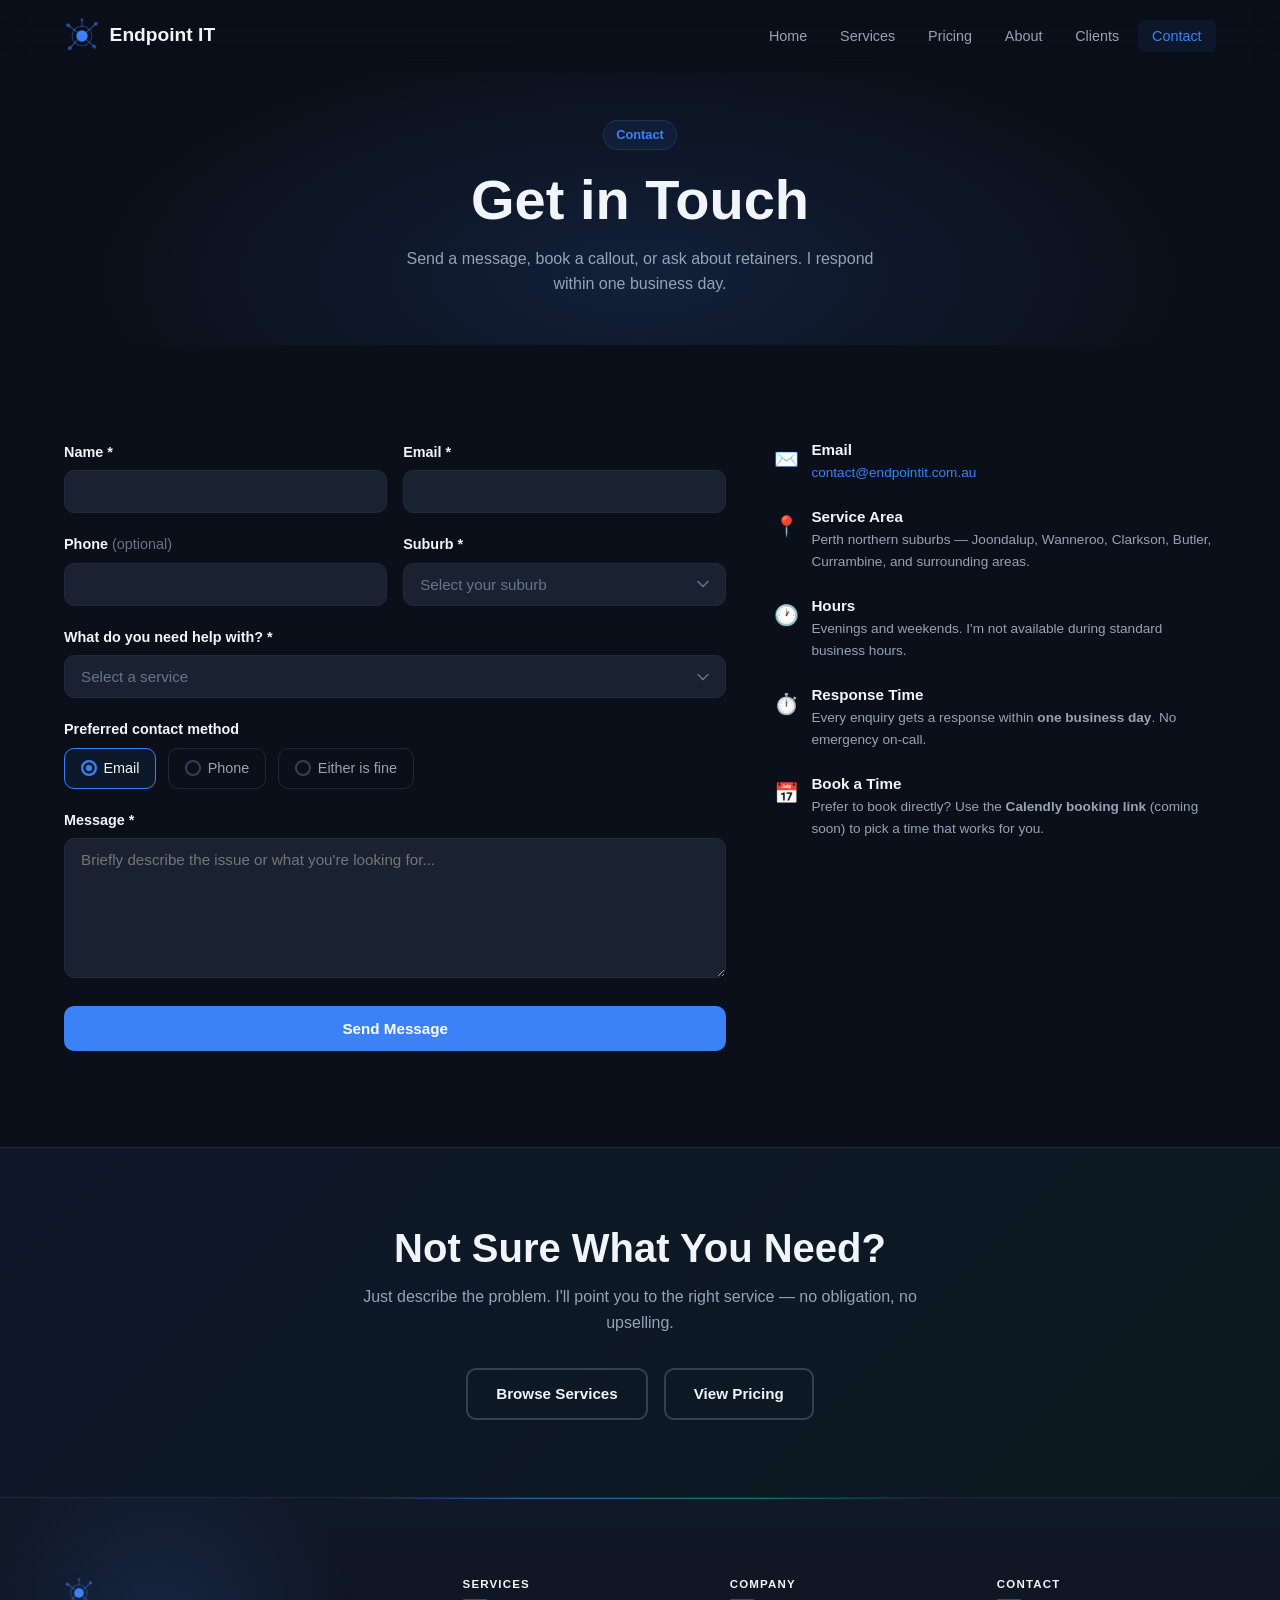
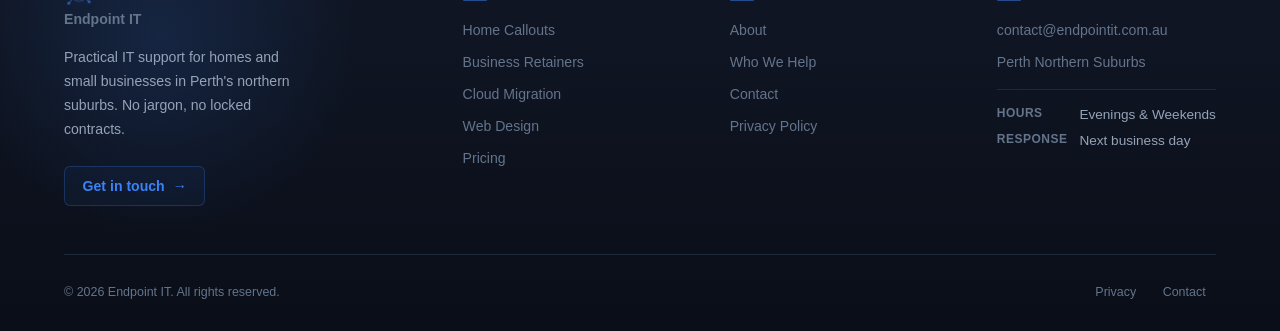
<file: pages/contact.html>
<!DOCTYPE html>
<html lang="en-AU">
<head>
  <meta charset="UTF-8">
  <meta name="viewport" content="width=device-width, initial-scale=1.0">
  <title>Contact — Endpoint IT</title>
  <meta name="description" content="Get in touch with Endpoint IT. Book a callout, ask about retainers, or send a general enquiry. Next business day response.">
  <meta property="og:title" content="Contact — Endpoint IT">
  <meta property="og:description" content="Get in touch with Endpoint IT. Book a callout, ask about retainers, or send a general enquiry. Next business day response.">
  <meta property="og:type" content="website">
  <link rel="canonical" href="https://endpointit.com.au/pages/contact.html">
  <link rel="stylesheet" href="../css/style.css">
</head>
<body>

  <a href="#main-content" class="skip-link">Skip to main content</a>

  <!-- Header -->
  <header class="site-header" id="site-header">
    <div class="container header-inner">
      <a href="../index.html" class="logo" aria-label="Endpoint IT — Home">
        <img src="../images/logo.svg" alt="" width="36" height="36">
        <span>Endpoint IT</span>
      </a>
      <nav class="main-nav" id="main-nav" aria-label="Main navigation">
        <ul class="nav-list">
          <li><a href="../index.html" class="nav-link">Home</a></li>
          <li><a href="services.html" class="nav-link">Services</a></li>
          <li><a href="pricing.html" class="nav-link">Pricing</a></li>
          <li><a href="about.html" class="nav-link">About</a></li>
          <li><a href="clients.html" class="nav-link">Clients</a></li>
          <li><a href="contact.html" class="nav-link">Contact</a></li>
        </ul>
      </nav>
      <button class="nav-toggle" id="nav-toggle" aria-expanded="false" aria-controls="main-nav" aria-label="Toggle navigation menu">
        <span class="hamburger"></span>
      </button>
    </div>
  </header>

  <main id="main-content">

    <!-- Page Hero -->
    <section class="page-hero">
      <div class="container" data-reveal>
        <span class="badge">Contact</span>
        <h1 style="margin-top: 1rem;">Get in Touch</h1>
        <p>Send a message, book a callout, or ask about retainers. I respond within one business day.</p>
      </div>
    </section>

    <!-- Contact Form + Info -->
    <section class="section" aria-labelledby="contact-heading">
      <div class="container">
        <h2 id="contact-heading" class="sr-only">Contact Form</h2>
        <div class="contact-grid">

          <!-- Form -->
          <div data-reveal>
            <form id="contact-form" name="contact" method="POST" action="/pages/contact.html" data-netlify="true" netlify-honeypot="bot-field" aria-label="Contact form">
              <input type="hidden" name="form-name" value="contact">
              <p class="visually-hidden"><label>Don't fill this out: <input name="bot-field"></label></p>
              <div class="form-row">
                <div class="form-group">
                  <label for="contact-name" class="form-label">Name <span aria-hidden="true">*</span></label>
                  <input type="text" id="contact-name" name="name" class="form-input" autocomplete="name" required>
                  <div class="form-error" id="name-error" role="alert">Please enter your name.</div>
                </div>
                <div class="form-group">
                  <label for="contact-email" class="form-label">Email <span aria-hidden="true">*</span></label>
                  <input type="email" id="contact-email" name="email" class="form-input" autocomplete="email" required>
                  <div class="form-error" id="email-error" role="alert">Please enter a valid email address.</div>
                </div>
              </div>
              <div class="form-row">
                <div class="form-group">
                  <label for="contact-phone" class="form-label">Phone <span style="color: var(--text-muted); font-weight: 400;">(optional)</span></label>
                  <input type="tel" id="contact-phone" name="phone" class="form-input" autocomplete="tel">
                </div>
                <div class="form-group">
                  <label for="contact-suburb" class="form-label">Suburb <span aria-hidden="true">*</span></label>
                  <select id="contact-suburb" name="suburb" class="form-select" required>
                    <option value="" disabled selected>Select your suburb</option>
                    <option value="Joondalup">Joondalup</option>
                    <option value="Wanneroo">Wanneroo</option>
                    <option value="Clarkson">Clarkson</option>
                    <option value="Butler">Butler</option>
                    <option value="Currambine">Currambine</option>
                    <option value="Mindarie">Mindarie</option>
                    <option value="Kinross">Kinross</option>
                    <option value="Alkimos">Alkimos</option>
                    <option value="Yanchep">Yanchep</option>
                    <option value="Other">Other (please specify in message)</option>
                  </select>
                  <div class="form-error" id="suburb-error" role="alert">Please select your suburb.</div>
                </div>
              </div>
              <div class="form-group">
                <label for="contact-service" class="form-label">What do you need help with? <span aria-hidden="true">*</span></label>
                <select id="contact-service" name="service" class="form-select" required>
                  <option value="" disabled selected>Select a service</option>
                  <optgroup label="Residential">
                    <option value="PC/Laptop Setup">New PC / Laptop Setup</option>
                    <option value="Virus/Malware Removal">Virus / Malware Removal</option>
                    <option value="Data Transfer">Data Transfer (Old PC to New)</option>
                    <option value="Printer/Peripheral Setup">Printer / Peripheral Setup</option>
                    <option value="NBN Troubleshooting">NBN / Internet Troubleshooting</option>
                    <option value="General Callout">General Callout</option>
                  </optgroup>
                  <optgroup label="Business">
                    <option value="Retainer Enquiry">Business Retainer Enquiry</option>
                    <option value="M365 Migration">M365 / Cloud Migration</option>
                    <option value="Web Design">Web Design</option>
                  </optgroup>
                  <option value="Other">Other / Not Sure</option>
                </select>
                <div class="form-error" id="service-error" role="alert">Please select a service.</div>
              </div>
              <div class="form-group">
                <span class="form-label">Preferred contact method</span>
                <div class="form-radio-group">
                  <label class="form-radio">
                    <input type="radio" name="contact-method" value="Email" checked>
                    Email
                  </label>
                  <label class="form-radio">
                    <input type="radio" name="contact-method" value="Phone">
                    Phone
                  </label>
                  <label class="form-radio">
                    <input type="radio" name="contact-method" value="Either">
                    Either is fine
                  </label>
                </div>
              </div>
              <div class="form-group">
                <label for="contact-message" class="form-label">Message <span aria-hidden="true">*</span></label>
                <textarea id="contact-message" name="message" class="form-textarea" rows="5" placeholder="Briefly describe the issue or what you're looking for..." required></textarea>
                <div class="form-error" id="message-error" role="alert">Please enter a message.</div>
              </div>
              <button type="submit" class="btn btn-primary" style="width: 100%;">Send Message</button>
            </form>
          </div>

          <!-- Contact Info -->
          <div data-reveal="right">
            <div class="contact-info">

              <div class="contact-info-item">
                <span class="contact-info-icon" aria-hidden="true">✉️</span>
                <div>
                  <h4>Email</h4>
                  <p><a href="mailto:contact@endpointit.com.au">contact@endpointit.com.au</a></p>
                </div>
              </div>

              <div class="contact-info-item">
                <span class="contact-info-icon" aria-hidden="true">📍</span>
                <div>
                  <h4>Service Area</h4>
                  <p>Perth northern suburbs — Joondalup, Wanneroo, Clarkson, Butler, Currambine, and surrounding areas.</p>
                </div>
              </div>

              <div class="contact-info-item">
                <span class="contact-info-icon" aria-hidden="true">🕐</span>
                <div>
                  <h4>Hours</h4>
                  <p>Evenings and weekends. I'm not available during standard business hours.</p>
                </div>
              </div>

              <div class="contact-info-item">
                <span class="contact-info-icon" aria-hidden="true">⏱️</span>
                <div>
                  <h4>Response Time</h4>
                  <p>Every enquiry gets a response within <strong>one business day</strong>. No emergency on-call.</p>
                </div>
              </div>

              <div class="contact-info-item">
                <span class="contact-info-icon" aria-hidden="true">📅</span>
                <div>
                  <h4>Book a Time</h4>
                  <p>Prefer to book directly? Use the <strong>Calendly booking link</strong> (coming soon) to pick a time that works for you.</p>
                </div>
              </div>

            </div>
          </div>

        </div>
      </div>
    </section>

    <!-- CTA Band -->
    <section class="cta-band">
      <div class="container" data-reveal>
        <h2>Not Sure What You Need?</h2>
        <p>Just describe the problem. I'll point you to the right service — no obligation, no upselling.</p>
        <div class="btn-group">
          <a href="services.html" class="btn btn-secondary">Browse Services</a>
          <a href="pricing.html" class="btn btn-secondary">View Pricing</a>
        </div>
      </div>
    </section>

  </main>

  <!-- Footer -->
  <footer class="site-footer">
    <div class="container">
      <div class="footer-grid">
        <div class="footer-col">
          <a href="../index.html" class="footer-logo" aria-label="Endpoint IT — Home">
            <img src="../images/logo.svg" alt="" width="30" height="30">
            <span>Endpoint IT</span>
          </a>
          <p>Practical IT support for homes and small businesses in Perth's northern suburbs. No jargon, no locked contracts.</p>
          <div class="footer-cta">
            <a href="contact.html">Get in touch</a>
          </div>
        </div>
        <div class="footer-col">
          <h4>Services</h4>
          <ul>
            <li><a href="services.html">Home Callouts</a></li>
            <li><a href="services.html">Business Retainers</a></li>
            <li><a href="services.html">Cloud Migration</a></li>
            <li><a href="services.html">Web Design</a></li>
            <li><a href="pricing.html">Pricing</a></li>
          </ul>
        </div>
        <div class="footer-col">
          <h4>Company</h4>
          <ul>
            <li><a href="about.html">About</a></li>
            <li><a href="clients.html">Who We Help</a></li>
            <li><a href="contact.html">Contact</a></li>
            <li><a href="privacy.html">Privacy Policy</a></li>
          </ul>
        </div>
        <div class="footer-col">
          <h4>Contact</h4>
          <ul>
            <li><a href="mailto:contact@endpointit.com.au">contact@endpointit.com.au</a></li>
            <li>Perth Northern Suburbs</li>
          </ul>
          <dl class="footer-hours">
            <dt>Hours</dt>
            <dd>Evenings &amp; Weekends</dd>
            <dt>Response</dt>
            <dd>Next business day</dd>
          </dl>
        </div>
      </div>
      <div class="footer-bottom">
        <p>&copy; 2026 Endpoint IT. All rights reserved.</p>
        <nav class="footer-bottom-links" aria-label="Footer links">
          <a href="privacy.html">Privacy</a>
          <a href="contact.html">Contact</a>
        </nav>
      </div>
    </div>
  </footer>

  <script src="../js/script.js"></script>
</body>
</html>
</file>
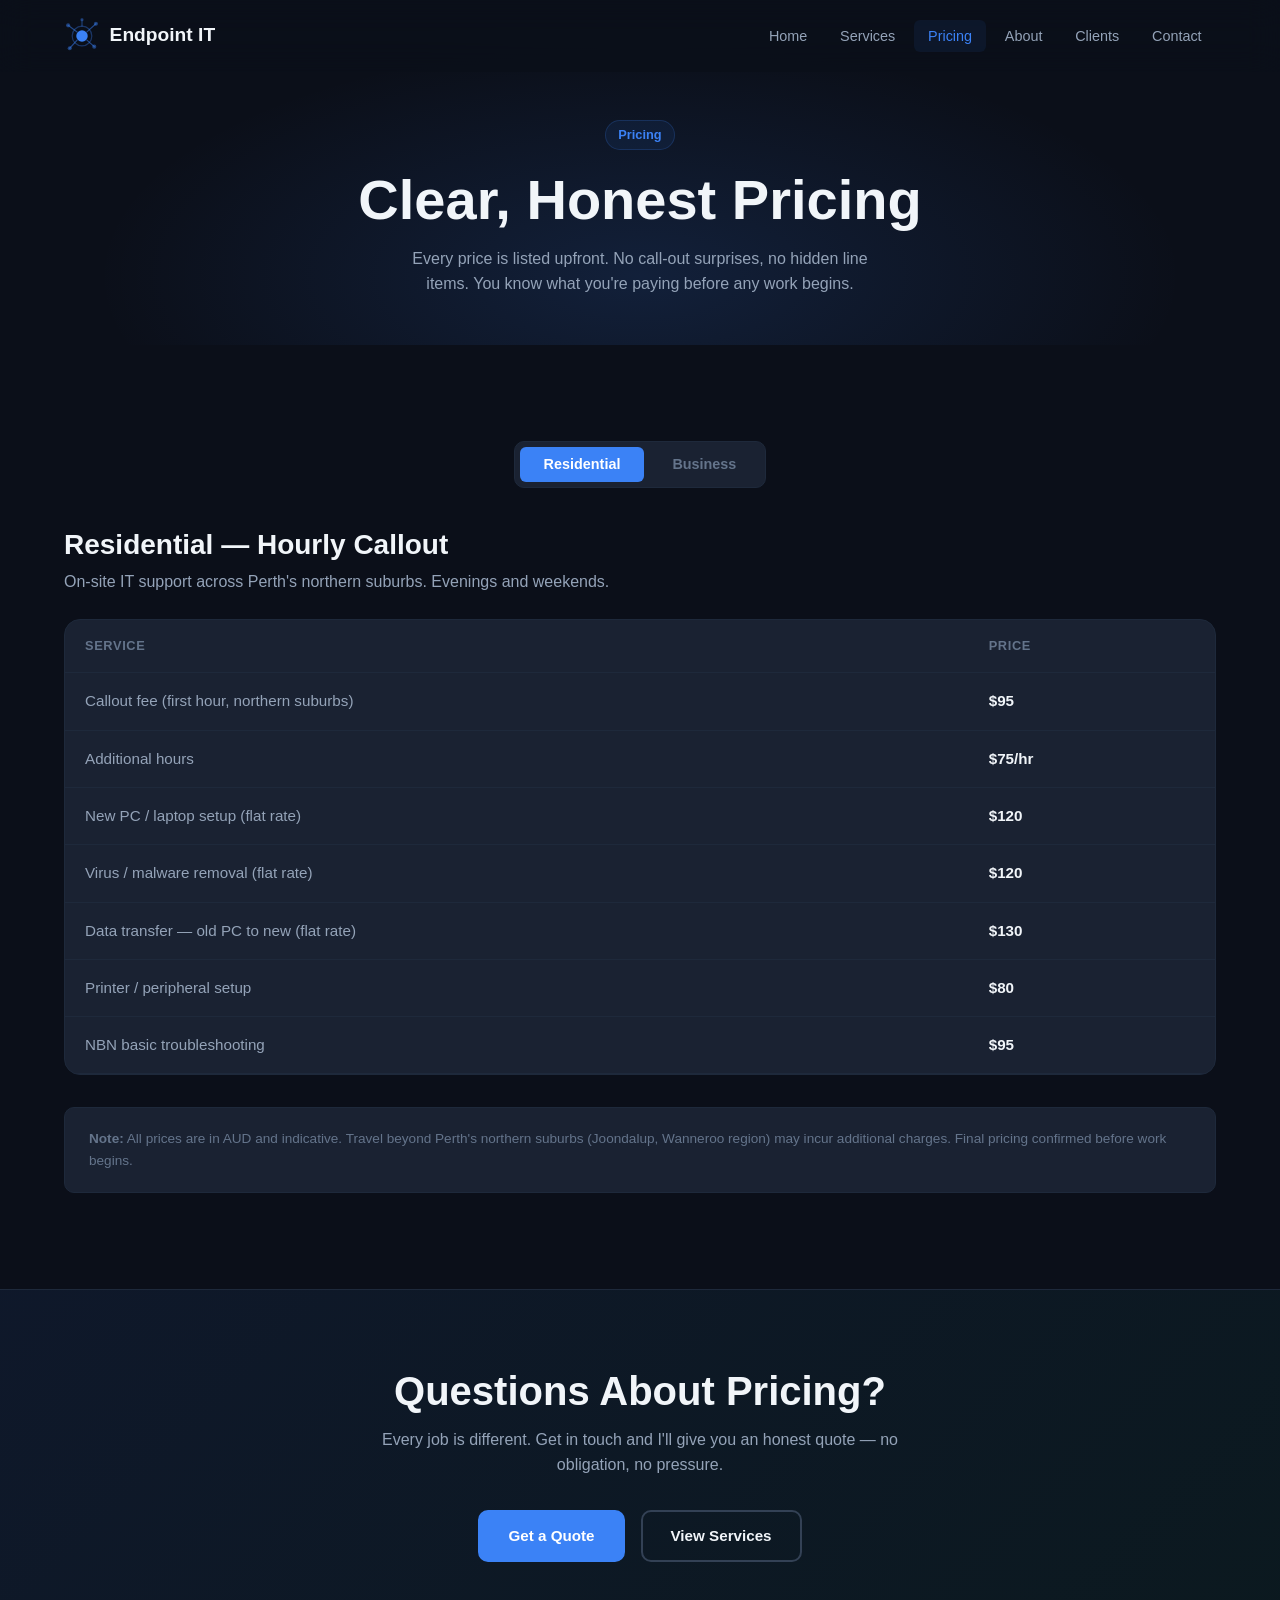
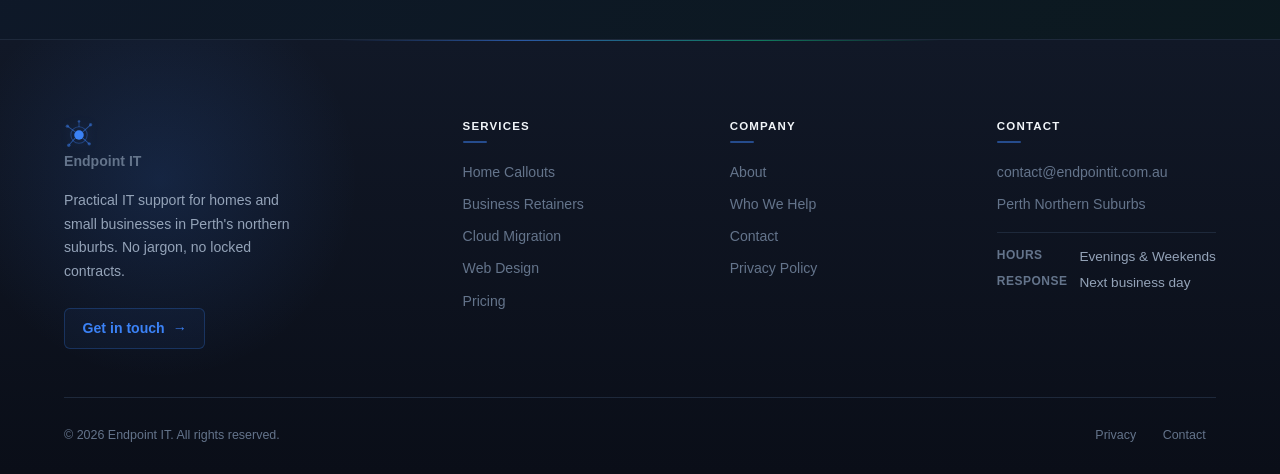
<file: pages/pricing.html>
<!DOCTYPE html>
<html lang="en-AU">
<head>
  <meta charset="UTF-8">
  <meta name="viewport" content="width=device-width, initial-scale=1.0">
  <title>Pricing — Endpoint IT</title>
  <meta name="description" content="Clear, upfront pricing for IT callouts, business retainers, cloud migration, and web design. No surprises, no hidden fees.">
  <meta property="og:title" content="Pricing — Endpoint IT">
  <meta property="og:description" content="Clear, upfront pricing for IT callouts, business retainers, cloud migration, and web design. No surprises, no hidden fees.">
  <meta property="og:type" content="website">
  <link rel="canonical" href="https://endpointit.com.au/pages/pricing.html">
  <link rel="stylesheet" href="../css/style.css">
</head>
<body>

  <a href="#main-content" class="skip-link">Skip to main content</a>

  <!-- Header -->
  <header class="site-header" id="site-header">
    <div class="container header-inner">
      <a href="../index.html" class="logo" aria-label="Endpoint IT — Home">
        <img src="../images/logo.svg" alt="" width="36" height="36">
        <span>Endpoint IT</span>
      </a>
      <nav class="main-nav" id="main-nav" aria-label="Main navigation">
        <ul class="nav-list">
          <li><a href="../index.html" class="nav-link">Home</a></li>
          <li><a href="services.html" class="nav-link">Services</a></li>
          <li><a href="pricing.html" class="nav-link">Pricing</a></li>
          <li><a href="about.html" class="nav-link">About</a></li>
          <li><a href="clients.html" class="nav-link">Clients</a></li>
          <li><a href="contact.html" class="nav-link">Contact</a></li>
        </ul>
      </nav>
      <button class="nav-toggle" id="nav-toggle" aria-expanded="false" aria-controls="main-nav" aria-label="Toggle navigation menu">
        <span class="hamburger"></span>
      </button>
    </div>
  </header>

  <main id="main-content">

    <!-- Page Hero -->
    <section class="page-hero">
      <div class="container" data-reveal>
        <span class="badge">Pricing</span>
        <h1 style="margin-top: 1rem;">Clear, Honest Pricing</h1>
        <p>Every price is listed upfront. No call-out surprises, no hidden line items. You know what you're paying before any work begins.</p>
      </div>
    </section>

    <!-- Pricing Toggle + Content -->
    <section class="section" aria-labelledby="pricing-main-heading">
      <div class="container">
        <h2 id="pricing-main-heading" class="sr-only">All Pricing</h2>

        <!-- Toggle -->
        <div class="pricing-toggle" role="tablist" aria-label="Pricing category" data-reveal>
          <button class="pricing-toggle-btn active" data-target="pricing-residential" role="tab" aria-selected="true">Residential</button>
          <button class="pricing-toggle-btn" data-target="pricing-business" role="tab" aria-selected="false">Business</button>
        </div>

        <!-- Residential Pricing -->
        <div class="pricing-section active" id="pricing-residential">
          <div data-reveal>
            <h3 style="margin-bottom: 0.5rem;">Residential — Hourly Callout</h3>
            <p style="margin-bottom: 1.5rem;">On-site IT support across Perth's northern suburbs. Evenings and weekends.</p>
          </div>
          <div class="price-table-wrapper" data-reveal>
            <table class="price-table">
              <thead>
                <tr>
                  <th>Service</th>
                  <th>Price</th>
                </tr>
              </thead>
              <tbody>
                <tr>
                  <td>Callout fee (first hour, northern suburbs)</td>
                  <td>$95</td>
                </tr>
                <tr>
                  <td>Additional hours</td>
                  <td>$75/hr</td>
                </tr>
                <tr>
                  <td>New PC / laptop setup (flat rate)</td>
                  <td>$120</td>
                </tr>
                <tr>
                  <td>Virus / malware removal (flat rate)</td>
                  <td>$120</td>
                </tr>
                <tr>
                  <td>Data transfer — old PC to new (flat rate)</td>
                  <td>$130</td>
                </tr>
                <tr>
                  <td>Printer / peripheral setup</td>
                  <td>$80</td>
                </tr>
                <tr>
                  <td>NBN basic troubleshooting</td>
                  <td>$95</td>
                </tr>
              </tbody>
            </table>
          </div>
        </div>

        <!-- Business Pricing -->
        <div class="pricing-section" id="pricing-business">

          <div data-reveal>
            <h3 style="margin-bottom: 0.5rem;">Small Business Retainer (Remote-First)</h3>
            <p style="margin-bottom: 2rem;">Month-to-month plans. No locked contracts. Next-business-day response on all tiers.</p>
          </div>

          <div class="grid grid-3" data-reveal-stagger>
            <div class="pricing-card">
              <div class="tier-name">Starter</div>
              <div class="price">$220 <span>/month</span></div>
              <p class="price-desc">For small businesses getting started with IT support.</p>
              <ul class="pricing-features">
                <li>1 hour remote support per month</li>
                <li>Email queries included</li>
                <li>M365 user adds &amp; removes</li>
                <li>Next business day response</li>
              </ul>
              <a href="contact.html" class="btn btn-secondary">Get Started</a>
            </div>

            <div class="pricing-card popular">
              <span class="pricing-badge">Most Popular</span>
              <div class="tier-name">Standard</div>
              <div class="price">$380 <span>/month</span></div>
              <p class="price-desc">The sweet spot for growing businesses.</p>
              <ul class="pricing-features">
                <li>2 hours remote support per month</li>
                <li>Phone support included</li>
                <li>Monthly backup health check</li>
                <li>Patch &amp; update monitoring</li>
                <li>Next business day response</li>
              </ul>
              <a href="contact.html" class="btn btn-primary">Get Started</a>
            </div>

            <div class="pricing-card">
              <div class="tier-name">Growth</div>
              <div class="price">$580 <span>/month</span></div>
              <p class="price-desc">Priority support with on-site visits.</p>
              <ul class="pricing-features">
                <li>4 hours remote support per month</li>
                <li>Priority next-day response</li>
                <li>One site visit per month</li>
                <li>Phone support included</li>
                <li>Backup &amp; patch monitoring</li>
              </ul>
              <a href="contact.html" class="btn btn-secondary">Get Started</a>
            </div>
          </div>

          <!-- M365 Migration -->
          <div style="margin-top: 3rem;" data-reveal>
            <h3 style="margin-bottom: 0.5rem;">M365 / Cloud Migration (Project)</h3>
            <p style="margin-bottom: 1.5rem;">One-off project pricing. Includes email migration, OneDrive, Teams setup, and one training document.</p>
          </div>
          <div class="price-table-wrapper" data-reveal>
            <table class="price-table">
              <thead>
                <tr>
                  <th>Scope</th>
                  <th>Price</th>
                </tr>
              </thead>
              <tbody>
                <tr>
                  <td>1–5 users</td>
                  <td>$850</td>
                </tr>
                <tr>
                  <td>6–15 users</td>
                  <td>$1,400–$1,800</td>
                </tr>
              </tbody>
            </table>
          </div>

          <!-- Web Design -->
          <div style="margin-top: 3rem;" data-reveal>
            <h3 style="margin-bottom: 0.5rem;">Web Design (Add-On Only)</h3>
            <p style="margin-bottom: 1.5rem;">Available for existing clients. Clean, professional WordPress sites.</p>
          </div>
          <div class="price-table-wrapper" data-reveal>
            <table class="price-table">
              <thead>
                <tr>
                  <th>Scope</th>
                  <th>Price</th>
                </tr>
              </thead>
              <tbody>
                <tr>
                  <td>5-page WordPress site (new client)</td>
                  <td>$800–$1,000</td>
                </tr>
                <tr>
                  <td>Bundled with existing retainer</td>
                  <td>$600</td>
                </tr>
                <tr>
                  <td>Ongoing hosting &amp; updates</td>
                  <td>$55/month</td>
                </tr>
              </tbody>
            </table>
          </div>
        </div>

        <!-- Disclaimer -->
        <div class="disclaimer" data-reveal>
          <strong>Note:</strong> All prices are in AUD and indicative. Travel beyond Perth's northern suburbs (Joondalup, Wanneroo region) may incur additional charges. Final pricing confirmed before work begins.
        </div>
      </div>
    </section>

    <!-- CTA Band -->
    <section class="cta-band">
      <div class="container" data-reveal>
        <h2>Questions About Pricing?</h2>
        <p>Every job is different. Get in touch and I'll give you an honest quote — no obligation, no pressure.</p>
        <div class="btn-group">
          <a href="contact.html" class="btn btn-primary">Get a Quote</a>
          <a href="services.html" class="btn btn-secondary">View Services</a>
        </div>
      </div>
    </section>

  </main>

  <!-- Footer -->
  <footer class="site-footer">
    <div class="container">
      <div class="footer-grid">
        <div class="footer-col">
          <a href="../index.html" class="footer-logo" aria-label="Endpoint IT — Home">
            <img src="../images/logo.svg" alt="" width="30" height="30">
            <span>Endpoint IT</span>
          </a>
          <p>Practical IT support for homes and small businesses in Perth's northern suburbs. No jargon, no locked contracts.</p>
          <div class="footer-cta">
            <a href="contact.html">Get in touch</a>
          </div>
        </div>
        <div class="footer-col">
          <h4>Services</h4>
          <ul>
            <li><a href="services.html">Home Callouts</a></li>
            <li><a href="services.html">Business Retainers</a></li>
            <li><a href="services.html">Cloud Migration</a></li>
            <li><a href="services.html">Web Design</a></li>
            <li><a href="pricing.html">Pricing</a></li>
          </ul>
        </div>
        <div class="footer-col">
          <h4>Company</h4>
          <ul>
            <li><a href="about.html">About</a></li>
            <li><a href="clients.html">Who We Help</a></li>
            <li><a href="contact.html">Contact</a></li>
            <li><a href="privacy.html">Privacy Policy</a></li>
          </ul>
        </div>
        <div class="footer-col">
          <h4>Contact</h4>
          <ul>
            <li><a href="mailto:contact@endpointit.com.au">contact@endpointit.com.au</a></li>
            <li>Perth Northern Suburbs</li>
          </ul>
          <dl class="footer-hours">
            <dt>Hours</dt>
            <dd>Evenings &amp; Weekends</dd>
            <dt>Response</dt>
            <dd>Next business day</dd>
          </dl>
        </div>
      </div>
      <div class="footer-bottom">
        <p>&copy; 2026 Endpoint IT. All rights reserved.</p>
        <nav class="footer-bottom-links" aria-label="Footer links">
          <a href="privacy.html">Privacy</a>
          <a href="contact.html">Contact</a>
        </nav>
      </div>
    </div>
  </footer>

  <script src="../js/script.js"></script>
</body>
</html>
</file>
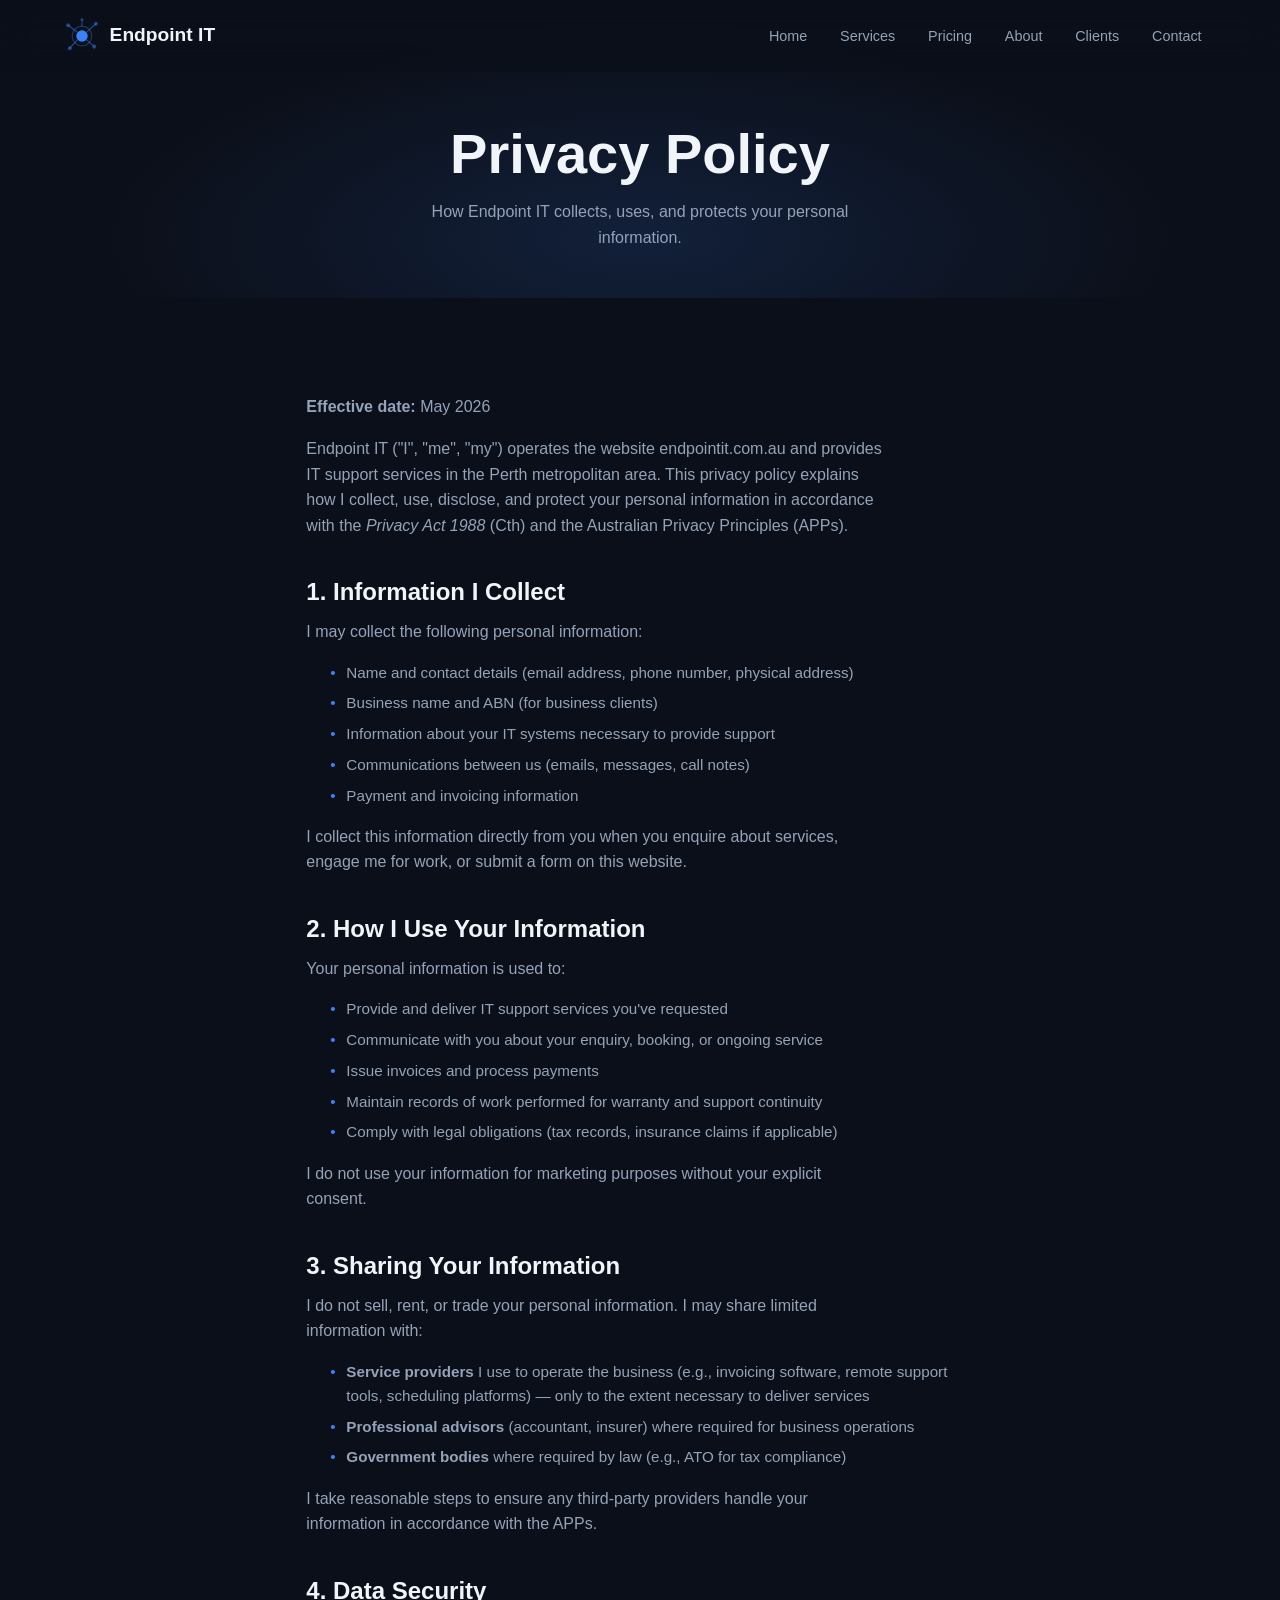
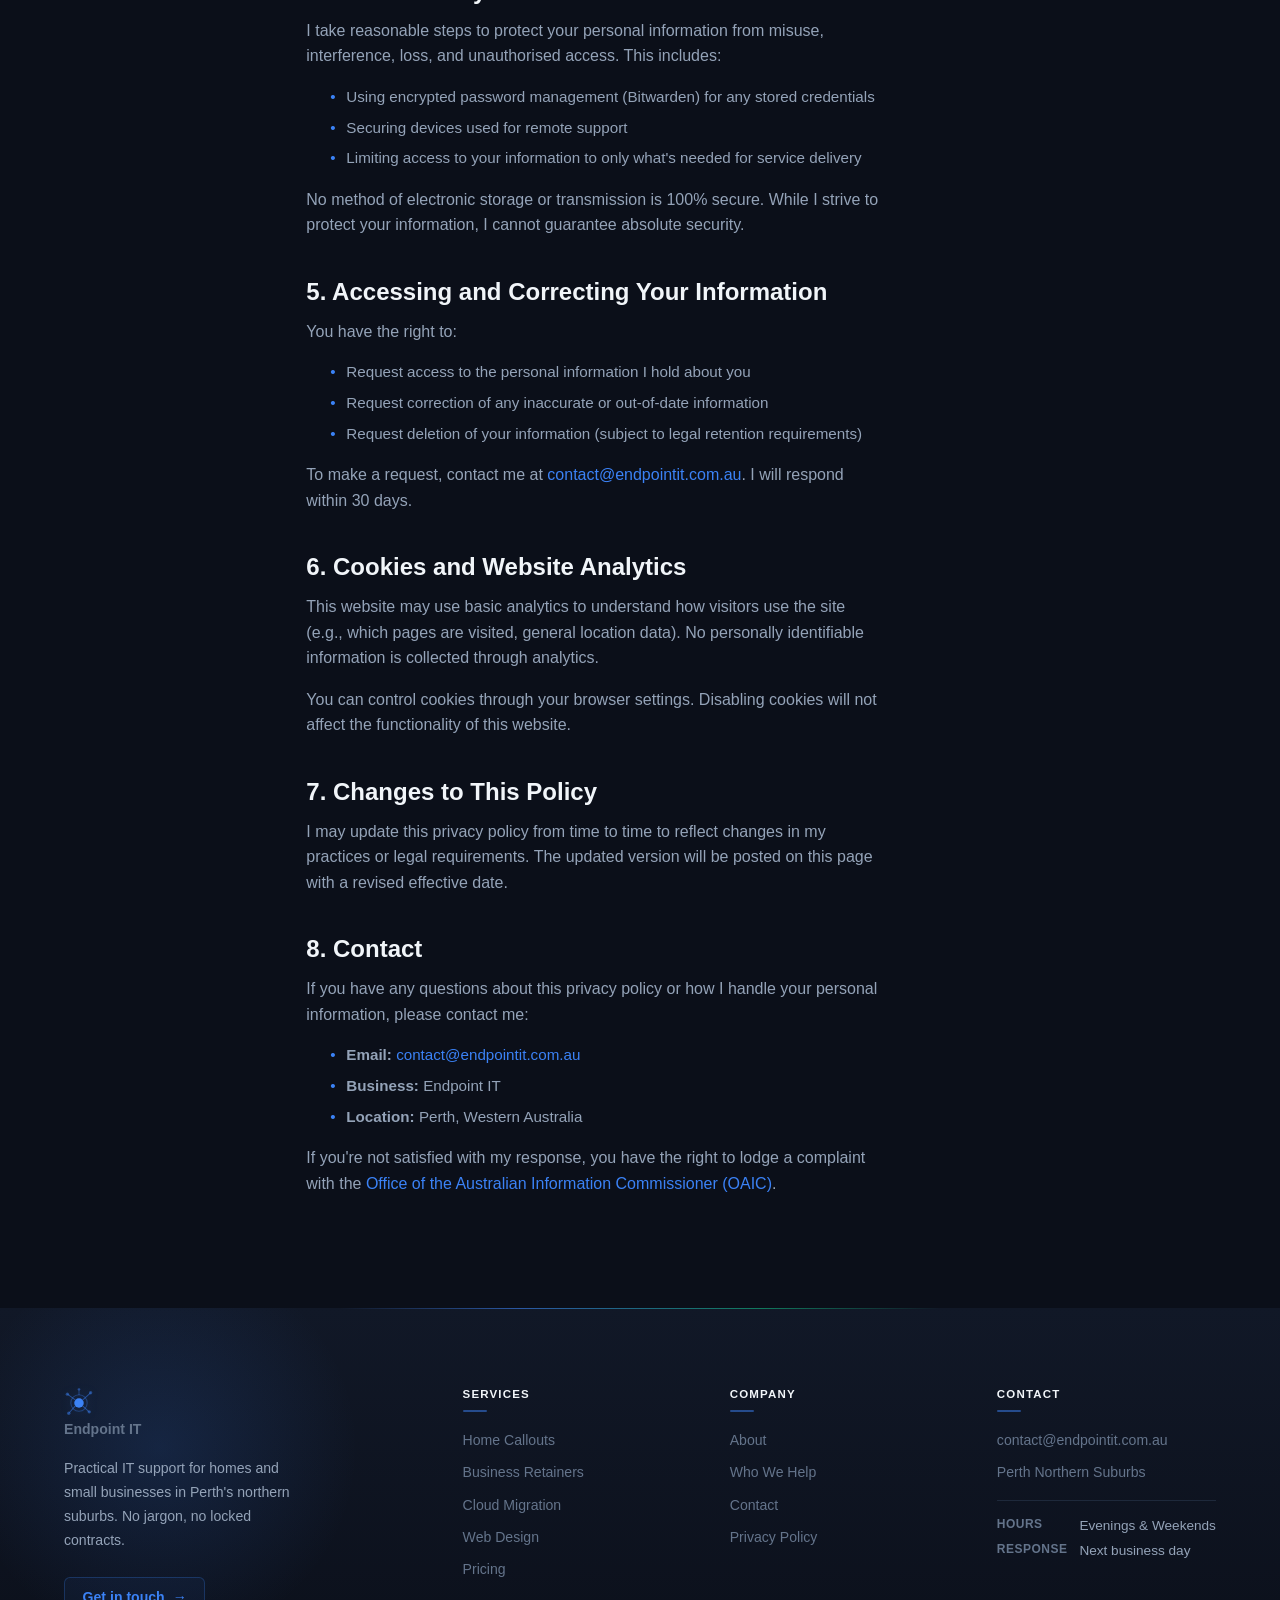
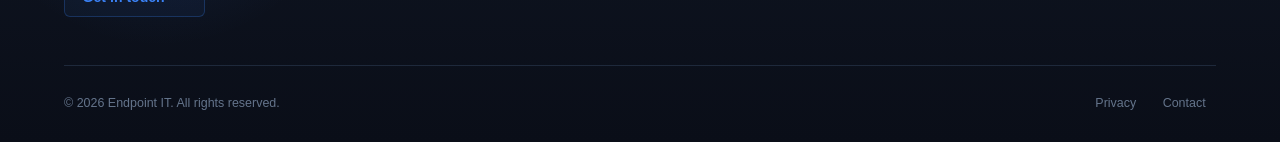
<file: pages/privacy.html>
<!DOCTYPE html>
<html lang="en-AU">
<head>
  <meta charset="UTF-8">
  <meta name="viewport" content="width=device-width, initial-scale=1.0">
  <title>Privacy Policy — Endpoint IT</title>
  <meta name="description" content="Endpoint IT privacy policy. How we collect, use, and protect your personal information in accordance with Australian Privacy Principles.">
  <meta property="og:title" content="Privacy Policy — Endpoint IT">
  <meta property="og:description" content="Endpoint IT privacy policy. How we collect, use, and protect your personal information.">
  <meta property="og:type" content="website">
  <link rel="canonical" href="https://endpointit.com.au/pages/privacy.html">
  <link rel="stylesheet" href="../css/style.css">
</head>
<body>

  <a href="#main-content" class="skip-link">Skip to main content</a>

  <!-- Header -->
  <header class="site-header" id="site-header">
    <div class="container header-inner">
      <a href="../index.html" class="logo" aria-label="Endpoint IT — Home">
        <img src="../images/logo.svg" alt="" width="36" height="36">
        <span>Endpoint IT</span>
      </a>
      <nav class="main-nav" id="main-nav" aria-label="Main navigation">
        <ul class="nav-list">
          <li><a href="../index.html" class="nav-link">Home</a></li>
          <li><a href="services.html" class="nav-link">Services</a></li>
          <li><a href="pricing.html" class="nav-link">Pricing</a></li>
          <li><a href="about.html" class="nav-link">About</a></li>
          <li><a href="clients.html" class="nav-link">Clients</a></li>
          <li><a href="contact.html" class="nav-link">Contact</a></li>
        </ul>
      </nav>
      <button class="nav-toggle" id="nav-toggle" aria-expanded="false" aria-controls="main-nav" aria-label="Toggle navigation menu">
        <span class="hamburger"></span>
      </button>
    </div>
  </header>

  <main id="main-content">

    <!-- Page Hero -->
    <section class="page-hero">
      <div class="container" data-reveal>
        <h1>Privacy Policy</h1>
        <p>How Endpoint IT collects, uses, and protects your personal information.</p>
      </div>
    </section>

    <!-- Privacy Content -->
    <section class="section">
      <div class="container">
        <div class="prose" data-reveal>

          <p><strong>Effective date:</strong> May 2026</p>
          <p>Endpoint IT ("I", "me", "my") operates the website endpointit.com.au and provides IT support services in the Perth metropolitan area. This privacy policy explains how I collect, use, disclose, and protect your personal information in accordance with the <em>Privacy Act 1988</em> (Cth) and the Australian Privacy Principles (APPs).</p>

          <h2>1. Information I Collect</h2>
          <p>I may collect the following personal information:</p>
          <ul>
            <li>Name and contact details (email address, phone number, physical address)</li>
            <li>Business name and ABN (for business clients)</li>
            <li>Information about your IT systems necessary to provide support</li>
            <li>Communications between us (emails, messages, call notes)</li>
            <li>Payment and invoicing information</li>
          </ul>
          <p>I collect this information directly from you when you enquire about services, engage me for work, or submit a form on this website.</p>

          <h2>2. How I Use Your Information</h2>
          <p>Your personal information is used to:</p>
          <ul>
            <li>Provide and deliver IT support services you've requested</li>
            <li>Communicate with you about your enquiry, booking, or ongoing service</li>
            <li>Issue invoices and process payments</li>
            <li>Maintain records of work performed for warranty and support continuity</li>
            <li>Comply with legal obligations (tax records, insurance claims if applicable)</li>
          </ul>
          <p>I do not use your information for marketing purposes without your explicit consent.</p>

          <h2>3. Sharing Your Information</h2>
          <p>I do not sell, rent, or trade your personal information. I may share limited information with:</p>
          <ul>
            <li><strong>Service providers</strong> I use to operate the business (e.g., invoicing software, remote support tools, scheduling platforms) — only to the extent necessary to deliver services</li>
            <li><strong>Professional advisors</strong> (accountant, insurer) where required for business operations</li>
            <li><strong>Government bodies</strong> where required by law (e.g., ATO for tax compliance)</li>
          </ul>
          <p>I take reasonable steps to ensure any third-party providers handle your information in accordance with the APPs.</p>

          <h2>4. Data Security</h2>
          <p>I take reasonable steps to protect your personal information from misuse, interference, loss, and unauthorised access. This includes:</p>
          <ul>
            <li>Using encrypted password management (Bitwarden) for any stored credentials</li>
            <li>Securing devices used for remote support</li>
            <li>Limiting access to your information to only what's needed for service delivery</li>
          </ul>
          <p>No method of electronic storage or transmission is 100% secure. While I strive to protect your information, I cannot guarantee absolute security.</p>

          <h2>5. Accessing and Correcting Your Information</h2>
          <p>You have the right to:</p>
          <ul>
            <li>Request access to the personal information I hold about you</li>
            <li>Request correction of any inaccurate or out-of-date information</li>
            <li>Request deletion of your information (subject to legal retention requirements)</li>
          </ul>
          <p>To make a request, contact me at <a href="mailto:contact@endpointit.com.au">contact@endpointit.com.au</a>. I will respond within 30 days.</p>

          <h2>6. Cookies and Website Analytics</h2>
          <p>This website may use basic analytics to understand how visitors use the site (e.g., which pages are visited, general location data). No personally identifiable information is collected through analytics.</p>
          <p>You can control cookies through your browser settings. Disabling cookies will not affect the functionality of this website.</p>

          <h2>7. Changes to This Policy</h2>
          <p>I may update this privacy policy from time to time to reflect changes in my practices or legal requirements. The updated version will be posted on this page with a revised effective date.</p>

          <h2>8. Contact</h2>
          <p>If you have any questions about this privacy policy or how I handle your personal information, please contact me:</p>
          <ul>
            <li><strong>Email:</strong> <a href="mailto:contact@endpointit.com.au">contact@endpointit.com.au</a></li>
            <li><strong>Business:</strong> Endpoint IT</li>
            <li><strong>Location:</strong> Perth, Western Australia</li>
          </ul>
          <p>If you're not satisfied with my response, you have the right to lodge a complaint with the <a href="https://www.oaic.gov.au" target="_blank" rel="noopener noreferrer">Office of the Australian Information Commissioner (OAIC)</a>.</p>

        </div>
      </div>
    </section>

  </main>

  <!-- Footer -->
  <footer class="site-footer">
    <div class="container">
      <div class="footer-grid">
        <div class="footer-col">
          <a href="../index.html" class="footer-logo" aria-label="Endpoint IT — Home">
            <img src="../images/logo.svg" alt="" width="30" height="30">
            <span>Endpoint IT</span>
          </a>
          <p>Practical IT support for homes and small businesses in Perth's northern suburbs. No jargon, no locked contracts.</p>
          <div class="footer-cta">
            <a href="contact.html">Get in touch</a>
          </div>
        </div>
        <div class="footer-col">
          <h4>Services</h4>
          <ul>
            <li><a href="services.html">Home Callouts</a></li>
            <li><a href="services.html">Business Retainers</a></li>
            <li><a href="services.html">Cloud Migration</a></li>
            <li><a href="services.html">Web Design</a></li>
            <li><a href="pricing.html">Pricing</a></li>
          </ul>
        </div>
        <div class="footer-col">
          <h4>Company</h4>
          <ul>
            <li><a href="about.html">About</a></li>
            <li><a href="clients.html">Who We Help</a></li>
            <li><a href="contact.html">Contact</a></li>
            <li><a href="privacy.html">Privacy Policy</a></li>
          </ul>
        </div>
        <div class="footer-col">
          <h4>Contact</h4>
          <ul>
            <li><a href="mailto:contact@endpointit.com.au">contact@endpointit.com.au</a></li>
            <li>Perth Northern Suburbs</li>
          </ul>
          <dl class="footer-hours">
            <dt>Hours</dt>
            <dd>Evenings &amp; Weekends</dd>
            <dt>Response</dt>
            <dd>Next business day</dd>
          </dl>
        </div>
      </div>
      <div class="footer-bottom">
        <p>&copy; 2026 Endpoint IT. All rights reserved.</p>
        <nav class="footer-bottom-links" aria-label="Footer links">
          <a href="privacy.html">Privacy</a>
          <a href="contact.html">Contact</a>
        </nav>
      </div>
    </div>
  </footer>

  <script src="../js/script.js"></script>
</body>
</html>
</file>
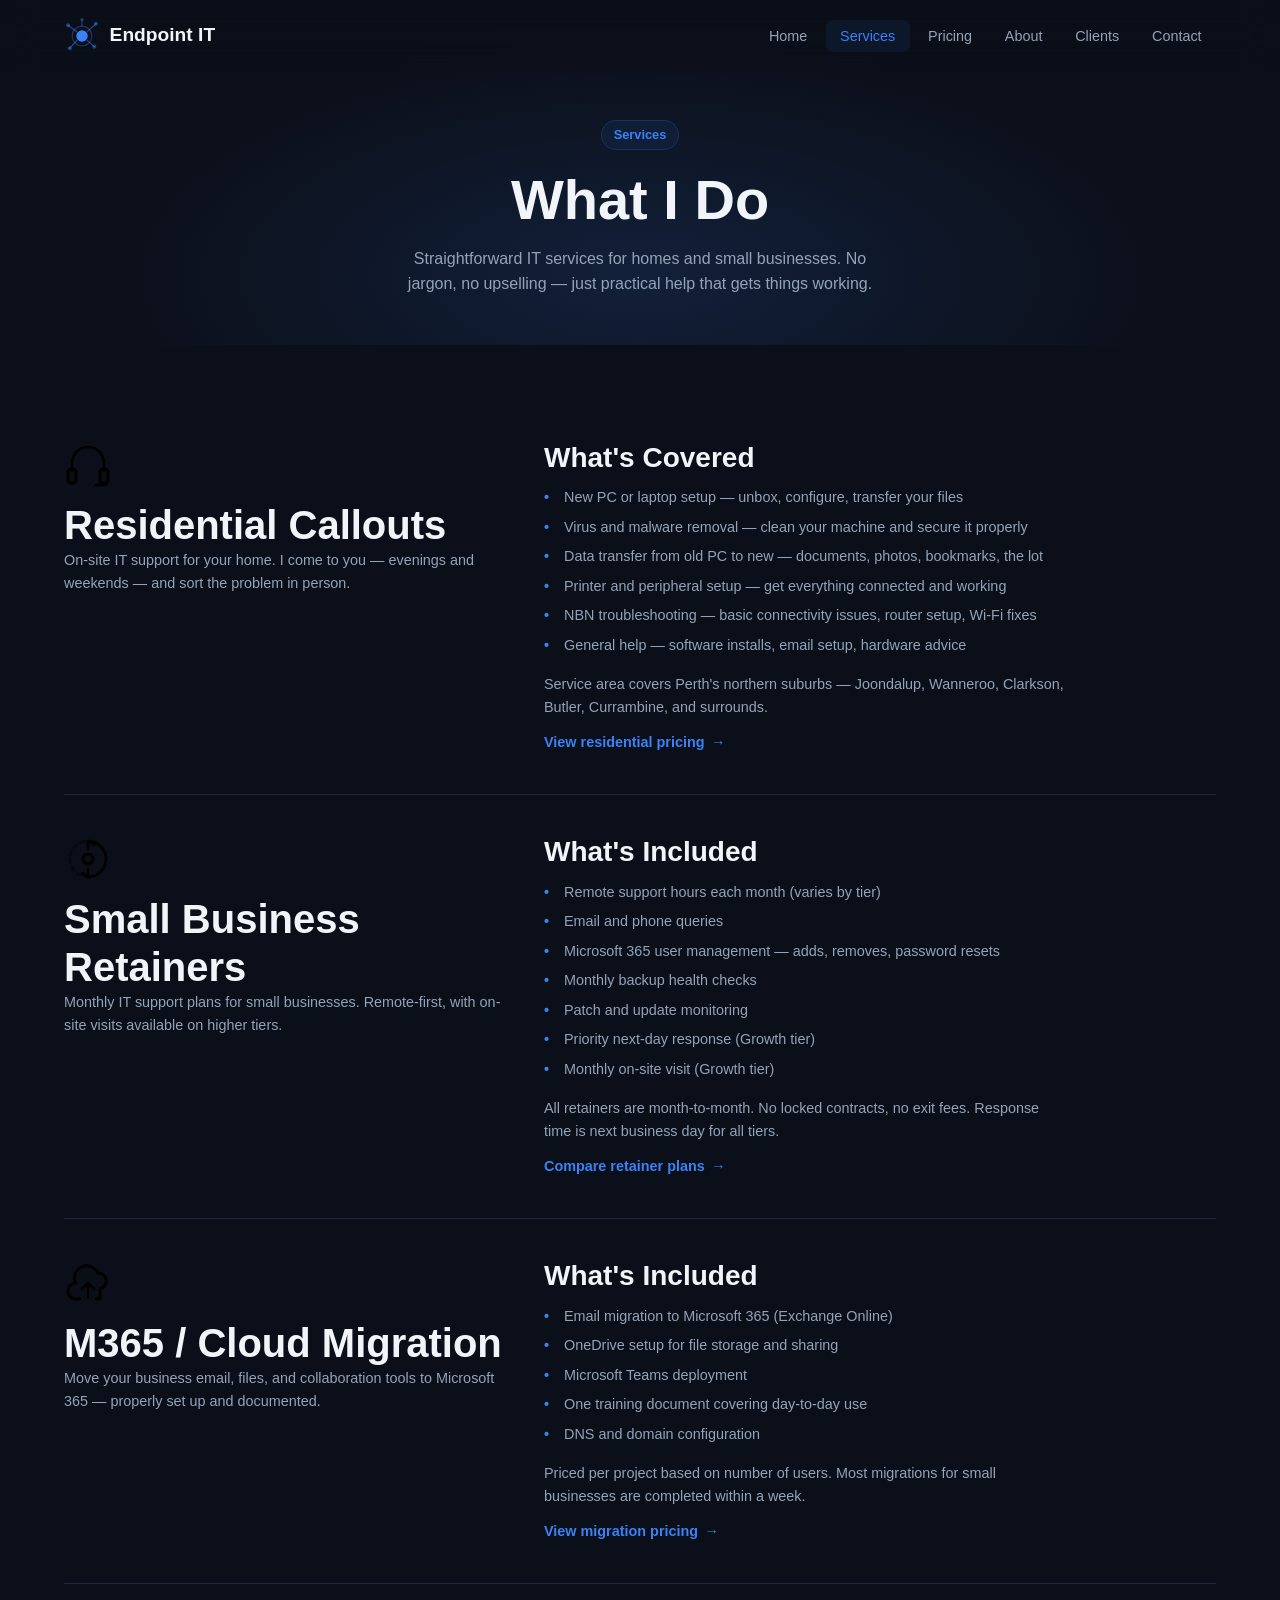
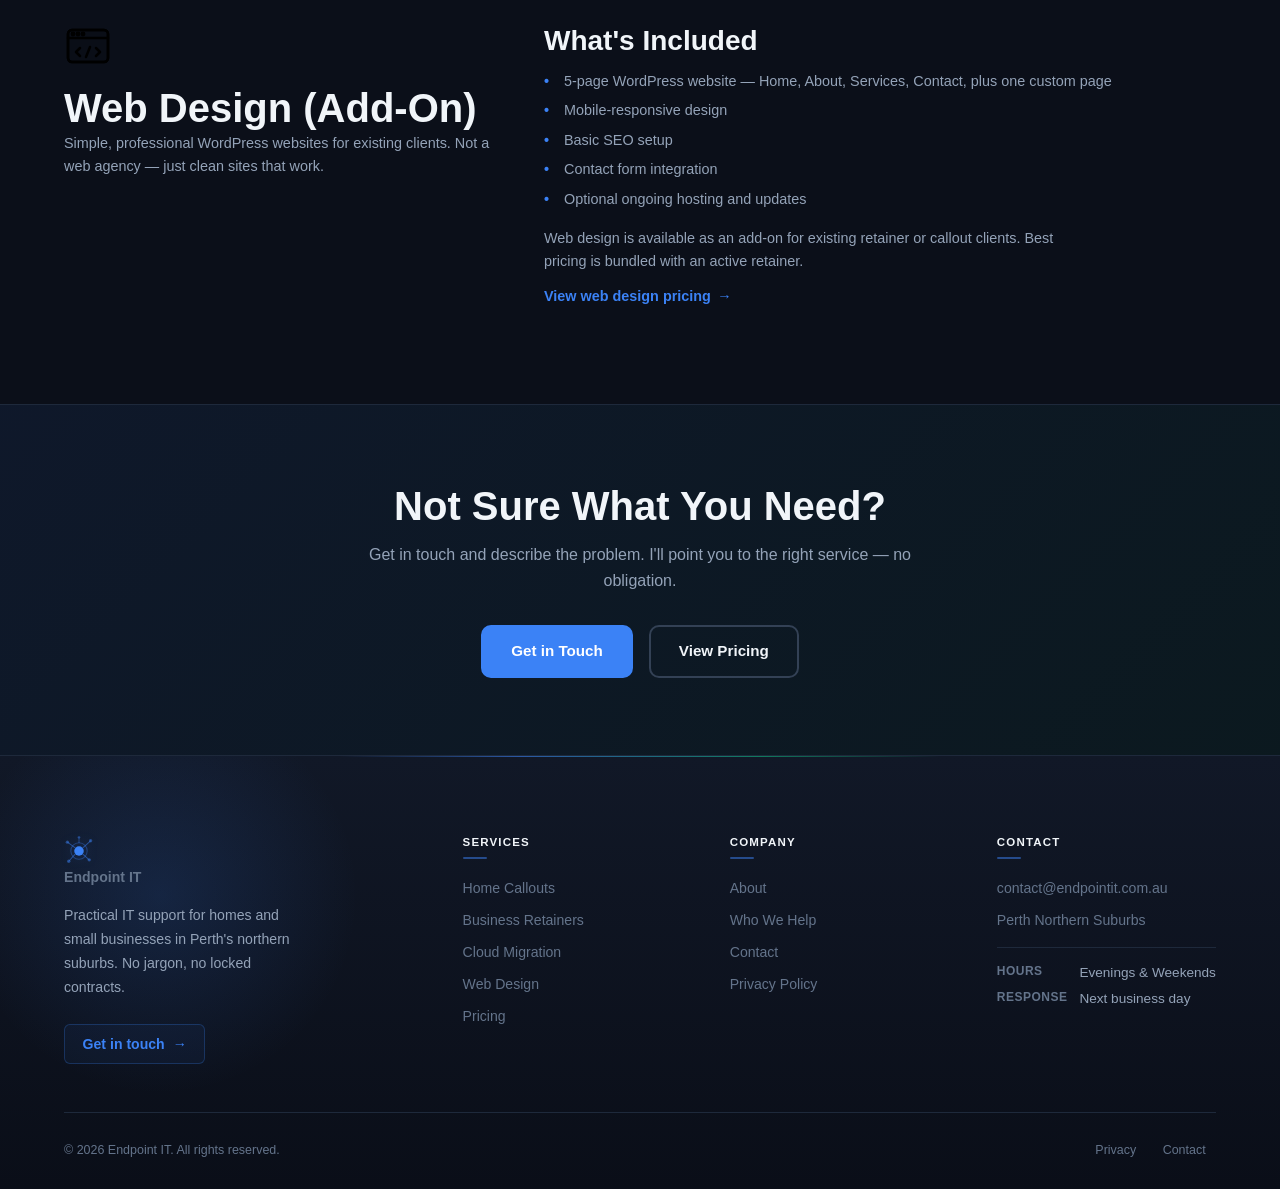
<file: pages/services.html>
<!DOCTYPE html>
<html lang="en-AU">
<head>
  <meta charset="UTF-8">
  <meta name="viewport" content="width=device-width, initial-scale=1.0">
  <title>Services — Endpoint IT</title>
  <meta name="description" content="IT services for homes and small businesses in Perth's northern suburbs. Callouts, retainers, cloud migration, and web design.">
  <meta property="og:title" content="Services — Endpoint IT">
  <meta property="og:description" content="IT services for homes and small businesses in Perth's northern suburbs. Callouts, retainers, cloud migration, and web design.">
  <meta property="og:type" content="website">
  <link rel="canonical" href="https://endpointit.com.au/pages/services.html">
  <link rel="stylesheet" href="../css/style.css">
</head>
<body>

  <a href="#main-content" class="skip-link">Skip to main content</a>

  <!-- Header -->
  <header class="site-header" id="site-header">
    <div class="container header-inner">
      <a href="../index.html" class="logo" aria-label="Endpoint IT — Home">
        <img src="../images/logo.svg" alt="" width="36" height="36">
        <span>Endpoint IT</span>
      </a>
      <nav class="main-nav" id="main-nav" aria-label="Main navigation">
        <ul class="nav-list">
          <li><a href="../index.html" class="nav-link">Home</a></li>
          <li><a href="services.html" class="nav-link">Services</a></li>
          <li><a href="pricing.html" class="nav-link">Pricing</a></li>
          <li><a href="about.html" class="nav-link">About</a></li>
          <li><a href="clients.html" class="nav-link">Clients</a></li>
          <li><a href="contact.html" class="nav-link">Contact</a></li>
        </ul>
      </nav>
      <button class="nav-toggle" id="nav-toggle" aria-expanded="false" aria-controls="main-nav" aria-label="Toggle navigation menu">
        <span class="hamburger"></span>
      </button>
    </div>
  </header>

  <main id="main-content">

    <!-- Page Hero -->
    <section class="page-hero">
      <div class="container" data-reveal>
        <span class="badge">Services</span>
        <h1 style="margin-top: 1rem;">What I Do</h1>
        <p>Straightforward IT services for homes and small businesses. No jargon, no upselling — just practical help that gets things working.</p>
      </div>
    </section>

    <!-- Residential Callouts -->
    <section class="section" aria-labelledby="residential-heading">
      <div class="container">
        <div class="service-detail">

          <div class="service-block" data-reveal>
            <div>
              <img src="../images/icon-support.svg" alt="" class="service-block-icon" aria-hidden="true">
              <h2 id="residential-heading">Residential Callouts</h2>
              <p>On-site IT support for your home. I come to you — evenings and weekends — and sort the problem in person.</p>
            </div>
            <div>
              <h3>What's Covered</h3>
              <ul>
                <li>New PC or laptop setup — unbox, configure, transfer your files</li>
                <li>Virus and malware removal — clean your machine and secure it properly</li>
                <li>Data transfer from old PC to new — documents, photos, bookmarks, the lot</li>
                <li>Printer and peripheral setup — get everything connected and working</li>
                <li>NBN troubleshooting — basic connectivity issues, router setup, Wi-Fi fixes</li>
                <li>General help — software installs, email setup, hardware advice</li>
              </ul>
              <p style="margin-top: 1rem;">Service area covers Perth's northern suburbs — Joondalup, Wanneroo, Clarkson, Butler, Currambine, and surrounds.</p>
              <a href="pricing.html" class="card-link" style="margin-top: 0.75rem;">View residential pricing</a>
            </div>
          </div>

          <!-- Business Retainers -->
          <div class="service-block" data-reveal>
            <div>
              <img src="../images/icon-retainer.svg" alt="" class="service-block-icon" aria-hidden="true">
              <h2 id="retainer-heading">Small Business Retainers</h2>
              <p>Monthly IT support plans for small businesses. Remote-first, with on-site visits available on higher tiers.</p>
            </div>
            <div>
              <h3>What's Included</h3>
              <ul>
                <li>Remote support hours each month (varies by tier)</li>
                <li>Email and phone queries</li>
                <li>Microsoft 365 user management — adds, removes, password resets</li>
                <li>Monthly backup health checks</li>
                <li>Patch and update monitoring</li>
                <li>Priority next-day response (Growth tier)</li>
                <li>Monthly on-site visit (Growth tier)</li>
              </ul>
              <p style="margin-top: 1rem;">All retainers are month-to-month. No locked contracts, no exit fees. Response time is next business day for all tiers.</p>
              <a href="pricing.html" class="card-link" style="margin-top: 0.75rem;">Compare retainer plans</a>
            </div>
          </div>

          <!-- M365 / Cloud Migration -->
          <div class="service-block" data-reveal>
            <div>
              <img src="../images/icon-cloud.svg" alt="" class="service-block-icon" aria-hidden="true">
              <h2 id="migration-heading">M365 / Cloud Migration</h2>
              <p>Move your business email, files, and collaboration tools to Microsoft 365 — properly set up and documented.</p>
            </div>
            <div>
              <h3>What's Included</h3>
              <ul>
                <li>Email migration to Microsoft 365 (Exchange Online)</li>
                <li>OneDrive setup for file storage and sharing</li>
                <li>Microsoft Teams deployment</li>
                <li>One training document covering day-to-day use</li>
                <li>DNS and domain configuration</li>
              </ul>
              <p style="margin-top: 1rem;">Priced per project based on number of users. Most migrations for small businesses are completed within a week.</p>
              <a href="pricing.html" class="card-link" style="margin-top: 0.75rem;">View migration pricing</a>
            </div>
          </div>

          <!-- Web Design -->
          <div class="service-block" data-reveal>
            <div>
              <img src="../images/icon-web.svg" alt="" class="service-block-icon" aria-hidden="true">
              <h2 id="web-heading">Web Design (Add-On)</h2>
              <p>Simple, professional WordPress websites for existing clients. Not a web agency — just clean sites that work.</p>
            </div>
            <div>
              <h3>What's Included</h3>
              <ul>
                <li>5-page WordPress website — Home, About, Services, Contact, plus one custom page</li>
                <li>Mobile-responsive design</li>
                <li>Basic SEO setup</li>
                <li>Contact form integration</li>
                <li>Optional ongoing hosting and updates</li>
              </ul>
              <p style="margin-top: 1rem;">Web design is available as an add-on for existing retainer or callout clients. Best pricing is bundled with an active retainer.</p>
              <a href="pricing.html" class="card-link" style="margin-top: 0.75rem;">View web design pricing</a>
            </div>
          </div>

        </div>
      </div>
    </section>

    <!-- CTA Band -->
    <section class="cta-band">
      <div class="container" data-reveal>
        <h2>Not Sure What You Need?</h2>
        <p>Get in touch and describe the problem. I'll point you to the right service — no obligation.</p>
        <div class="btn-group">
          <a href="contact.html" class="btn btn-primary">Get in Touch</a>
          <a href="pricing.html" class="btn btn-secondary">View Pricing</a>
        </div>
      </div>
    </section>

  </main>

  <!-- Footer -->
  <footer class="site-footer">
    <div class="container">
      <div class="footer-grid">
        <div class="footer-col">
          <a href="../index.html" class="footer-logo" aria-label="Endpoint IT — Home">
            <img src="../images/logo.svg" alt="" width="30" height="30">
            <span>Endpoint IT</span>
          </a>
          <p>Practical IT support for homes and small businesses in Perth's northern suburbs. No jargon, no locked contracts.</p>
          <div class="footer-cta">
            <a href="contact.html">Get in touch</a>
          </div>
        </div>
        <div class="footer-col">
          <h4>Services</h4>
          <ul>
            <li><a href="services.html">Home Callouts</a></li>
            <li><a href="services.html">Business Retainers</a></li>
            <li><a href="services.html">Cloud Migration</a></li>
            <li><a href="services.html">Web Design</a></li>
            <li><a href="pricing.html">Pricing</a></li>
          </ul>
        </div>
        <div class="footer-col">
          <h4>Company</h4>
          <ul>
            <li><a href="about.html">About</a></li>
            <li><a href="clients.html">Who We Help</a></li>
            <li><a href="contact.html">Contact</a></li>
            <li><a href="privacy.html">Privacy Policy</a></li>
          </ul>
        </div>
        <div class="footer-col">
          <h4>Contact</h4>
          <ul>
            <li><a href="mailto:contact@endpointit.com.au">contact@endpointit.com.au</a></li>
            <li>Perth Northern Suburbs</li>
          </ul>
          <dl class="footer-hours">
            <dt>Hours</dt>
            <dd>Evenings &amp; Weekends</dd>
            <dt>Response</dt>
            <dd>Next business day</dd>
          </dl>
        </div>
      </div>
      <div class="footer-bottom">
        <p>&copy; 2026 Endpoint IT. All rights reserved.</p>
        <nav class="footer-bottom-links" aria-label="Footer links">
          <a href="privacy.html">Privacy</a>
          <a href="contact.html">Contact</a>
        </nav>
      </div>
    </div>
  </footer>

  <script src="../js/script.js"></script>
</body>
</html>
</file>
<file: css/style.css>
/* ===========================
   1. CSS Custom Properties
   =========================== */
:root {
  --bg-primary: #0b0f19;
  --bg-secondary: #111827;
  --bg-card: #1a2232;
  --bg-card-hover: #1f2a3e;
  --accent: #3b82f6;
  --accent-hover: #2563eb;
  --accent-glow: rgba(59, 130, 246, 0.15);
  --accent-subtle: rgba(59, 130, 246, 0.08);
  --success: #10b981;
  --success-glow: rgba(16, 185, 129, 0.15);
  --error: #ef4444;
  --text: #f1f5f9;
  --text-secondary: #94a3b8;
  --text-muted: #64748b;
  --border: #1e293b;
  --border-light: #334155;
  --font-sans: -apple-system, BlinkMacSystemFont, 'Segoe UI', Roboto, 'Helvetica Neue', Arial, sans-serif;
  --font-mono: 'SF Mono', 'Fira Code', 'Fira Mono', 'Roboto Mono', monospace;
  --radius-sm: 6px;
  --radius: 10px;
  --radius-lg: 16px;
  --radius-xl: 24px;
  --shadow: 0 4px 24px rgba(0, 0, 0, 0.3);
  --shadow-lg: 0 8px 40px rgba(0, 0, 0, 0.4);
  --transition: 0.3s cubic-bezier(0.4, 0, 0.2, 1);
  --transition-fast: 0.15s ease;
  --header-height: 72px;
  --container-max: 1200px;
  --container-padding: 20px;
}

/* ===========================
   2. Reset & Base
   =========================== */
*, *::before, *::after {
  box-sizing: border-box;
  margin: 0;
  padding: 0;
}

html {
  scroll-behavior: smooth;
  -webkit-text-size-adjust: 100%;
}

body {
  font-family: var(--font-sans);
  background-color: var(--bg-primary);
  color: var(--text);
  line-height: 1.6;
  -webkit-font-smoothing: antialiased;
  -moz-osx-font-smoothing: grayscale;
  overflow-x: hidden;
}

img, svg {
  display: block;
  max-width: 100%;
}

a {
  color: var(--accent);
  text-decoration: none;
  transition: color var(--transition-fast);
}

a:hover {
  color: var(--accent-hover);
}

ul, ol {
  list-style: none;
}

.visually-hidden {
  position: absolute;
  width: 1px;
  height: 1px;
  padding: 0;
  margin: -1px;
  overflow: hidden;
  clip: rect(0, 0, 0, 0);
  white-space: nowrap;
  border: 0;
}

button {
  font-family: inherit;
  cursor: pointer;
  border: none;
  background: none;
}

input, textarea, select {
  font-family: inherit;
  font-size: inherit;
}

/* ===========================
   3. Typography
   =========================== */
h1, h2, h3, h4, h5, h6 {
  line-height: 1.2;
  font-weight: 700;
  color: var(--text);
}

h1 { font-size: clamp(2rem, 5vw, 3.5rem); }
h2 { font-size: clamp(1.5rem, 3.5vw, 2.5rem); }
h3 { font-size: clamp(1.2rem, 2.5vw, 1.75rem); }
h4 { font-size: clamp(1rem, 2vw, 1.25rem); }

p {
  color: var(--text-secondary);
  max-width: 65ch;
}

.text-gradient {
  background: linear-gradient(135deg, var(--text) 0%, var(--accent) 100%);
  -webkit-background-clip: text;
  -webkit-text-fill-color: transparent;
  background-clip: text;
}

/* ===========================
   4. Utilities
   =========================== */
.container {
  width: 100%;
  max-width: var(--container-max);
  margin: 0 auto;
  padding: 0 var(--container-padding);
}

.sr-only {
  position: absolute;
  width: 1px;
  height: 1px;
  padding: 0;
  margin: -1px;
  overflow: hidden;
  clip: rect(0, 0, 0, 0);
  white-space: nowrap;
  border: 0;
}

.section {
  padding: clamp(3rem, 8vw, 6rem) 0;
}

.section-header {
  text-align: center;
  margin-bottom: clamp(2rem, 4vw, 3.5rem);
}

.section-header p {
  margin: 0.75rem auto 0;
  max-width: 55ch;
}

.grid {
  display: grid;
  gap: 1.5rem;
}

.grid-2 { grid-template-columns: repeat(auto-fit, minmax(min(100%, 300px), 1fr)); }
.grid-3 { grid-template-columns: repeat(auto-fit, minmax(min(100%, 280px), 1fr)); }
.grid-4 { grid-template-columns: repeat(auto-fit, minmax(min(100%, 240px), 1fr)); }

/* ===========================
   5. Buttons
   =========================== */
.btn {
  display: inline-flex;
  align-items: center;
  justify-content: center;
  gap: 0.5rem;
  padding: 0.75rem 1.75rem;
  border-radius: var(--radius);
  font-weight: 600;
  font-size: 0.95rem;
  transition: all var(--transition);
  white-space: nowrap;
  text-decoration: none;
  border: 2px solid transparent;
}

.btn:focus-visible {
  outline: 2px solid var(--accent);
  outline-offset: 2px;
}

.btn-primary {
  background: var(--accent);
  color: #fff;
  border-color: var(--accent);
}

.btn-primary:hover {
  background: var(--accent-hover);
  border-color: var(--accent-hover);
  color: #fff;
  transform: translateY(-2px);
  box-shadow: 0 4px 20px var(--accent-glow);
}

.btn-secondary {
  background: transparent;
  color: var(--text);
  border-color: var(--border-light);
}

.btn-secondary:hover {
  border-color: var(--accent);
  color: var(--accent);
  transform: translateY(-2px);
}

.btn-success {
  background: var(--success);
  color: #fff;
  border-color: var(--success);
}

.btn-success:hover {
  background: #059669;
  border-color: #059669;
  color: #fff;
  transform: translateY(-2px);
  box-shadow: 0 4px 20px var(--success-glow);
}

.btn-group {
  display: flex;
  flex-wrap: wrap;
  gap: 1rem;
}

/* ===========================
   6. Header & Navigation
   =========================== */
.site-header {
  position: fixed;
  top: 0;
  left: 0;
  right: 0;
  z-index: 1000;
  height: var(--header-height);
  background: rgba(11, 15, 25, 0.8);
  backdrop-filter: blur(16px);
  -webkit-backdrop-filter: blur(16px);
  border-bottom: 1px solid transparent;
  transition: all var(--transition);
}

.site-header.scrolled {
  background: rgba(11, 15, 25, 0.95);
  border-bottom-color: var(--border);
  box-shadow: 0 1px 20px rgba(0, 0, 0, 0.3);
}

.header-inner {
  display: flex;
  align-items: center;
  justify-content: space-between;
  height: 100%;
}

.logo {
  display: flex;
  align-items: center;
  gap: 0.6rem;
  font-weight: 700;
  font-size: 1.2rem;
  color: var(--text);
  text-decoration: none;
  z-index: 1001;
}

.logo:hover {
  color: var(--accent);
}

.logo img {
  width: 36px;
  height: 36px;
}

.nav-list {
  display: flex;
  align-items: center;
  gap: 0.25rem;
}

.nav-link {
  padding: 0.5rem 0.9rem;
  border-radius: var(--radius-sm);
  color: var(--text-secondary);
  font-size: 0.9rem;
  font-weight: 500;
  transition: all var(--transition-fast);
}

.nav-link:hover,
.nav-link.active {
  color: var(--text);
  background: var(--accent-subtle);
}

.nav-link.active {
  color: var(--accent);
}

.nav-toggle {
  display: none;
  width: 44px;
  height: 44px;
  align-items: center;
  justify-content: center;
  z-index: 1001;
  border-radius: var(--radius-sm);
}

.nav-toggle:focus-visible {
  outline: 2px solid var(--accent);
  outline-offset: 2px;
}

.hamburger,
.hamburger::before,
.hamburger::after {
  display: block;
  width: 22px;
  height: 2px;
  background: var(--text);
  border-radius: 2px;
  transition: all var(--transition);
}

.hamburger {
  position: relative;
}

.hamburger::before,
.hamburger::after {
  content: '';
  position: absolute;
  left: 0;
}

.hamburger::before { top: -7px; }
.hamburger::after { top: 7px; }

.nav-toggle[aria-expanded="true"] .hamburger {
  background: transparent;
}

.nav-toggle[aria-expanded="true"] .hamburger::before {
  top: 0;
  transform: rotate(45deg);
}

.nav-toggle[aria-expanded="true"] .hamburger::after {
  top: 0;
  transform: rotate(-45deg);
}

/* ===========================
   7. Hero
   =========================== */
.hero {
  position: relative;
  min-height: 100vh;
  display: flex;
  align-items: center;
  justify-content: center;
  padding: calc(var(--header-height) + 2rem) var(--container-padding) 4rem;
  overflow: hidden;
}

.hero-bg {
  position: absolute;
  inset: 0;
  z-index: 0;
}

/* Animated gradient orbs */
.hero-bg::before,
.hero-bg::after {
  content: '';
  position: absolute;
  border-radius: 50%;
  filter: blur(90px);
  opacity: 0.85;
  will-change: transform;
}

.hero-bg::before {
  width: 700px;
  height: 700px;
  background: radial-gradient(circle, rgba(59, 130, 246, 0.35) 0%, rgba(59, 130, 246, 0.08) 50%, transparent 70%);
  top: -15%;
  left: -8%;
  animation: heroOrb1 10s ease-in-out infinite;
}

.hero-bg::after {
  width: 600px;
  height: 600px;
  background: radial-gradient(circle, rgba(16, 185, 129, 0.25) 0%, rgba(16, 185, 129, 0.06) 50%, transparent 70%);
  bottom: -15%;
  right: -8%;
  animation: heroOrb2 13s ease-in-out infinite;
}

@keyframes heroOrb1 {
  0%, 100% { transform: translate(0, 0) scale(1); }
  25% { transform: translate(80px, 50px) scale(1.15); }
  50% { transform: translate(30px, 90px) scale(1.05); }
  75% { transform: translate(-40px, 40px) scale(0.92); }
}

@keyframes heroOrb2 {
  0%, 100% { transform: translate(0, 0) scale(1); }
  25% { transform: translate(-60px, -40px) scale(1.12); }
  50% { transform: translate(-20px, -80px) scale(0.95); }
  75% { transform: translate(50px, -30px) scale(1.08); }
}

/* Third orb — center accent pulse */
.hero-bg img {
  position: absolute;
  inset: 0;
  width: 100%;
  height: 100%;
  object-fit: cover;
  animation: heroDrift 20s ease-in-out infinite;
  will-change: transform;
}

@keyframes heroDrift {
  0%, 100% { transform: translate(0, 0) scale(1) rotate(0deg); }
  33% { transform: translate(-20px, 15px) scale(1.06) rotate(0.5deg); }
  66% { transform: translate(15px, -10px) scale(1.02) rotate(-0.5deg); }
}

/* Animated glow line at bottom of hero */
.hero::after {
  content: '';
  position: absolute;
  bottom: 0;
  left: 0;
  right: 0;
  height: 2px;
  background: linear-gradient(90deg, transparent 0%, var(--accent) 30%, var(--success) 70%, transparent 100%);
  opacity: 0.6;
  animation: heroLine 4s ease-in-out infinite;
}

@keyframes heroLine {
  0%, 100% { opacity: 0.3; transform: scaleX(0.5); }
  50% { opacity: 0.8; transform: scaleX(1); }
}

/* Extra glow behind hero content */
.hero-content {
  position: relative;
  z-index: 1;
  text-align: center;
  max-width: 750px;
}

.hero-content::before {
  content: '';
  position: absolute;
  top: 50%;
  left: 50%;
  transform: translate(-50%, -50%);
  width: 500px;
  height: 350px;
  background: radial-gradient(ellipse, rgba(59, 130, 246, 0.12) 0%, transparent 70%);
  pointer-events: none;
  z-index: -1;
  animation: heroContentGlow 6s ease-in-out infinite;
}

@keyframes heroContentGlow {
  0%, 100% { opacity: 0.5; transform: translate(-50%, -50%) scale(1); }
  50% { opacity: 1; transform: translate(-50%, -50%) scale(1.15); }
}

.hero h1 {
  margin-bottom: 1.25rem;
}

.hero p {
  font-size: clamp(1rem, 2vw, 1.2rem);
  margin: 0 auto 2rem;
  max-width: 55ch;
}

.hero .btn-group {
  justify-content: center;
}

/* Page hero (shorter, for inner pages) */
.page-hero {
  padding: calc(var(--header-height) + 3rem) 0 3rem;
  text-align: center;
  background:
    radial-gradient(ellipse at 50% 80%, var(--accent-glow) 0%, transparent 60%);
}

.page-hero h1 {
  margin-bottom: 0.75rem;
}

.page-hero p {
  margin: 0 auto;
  max-width: 55ch;
}

/* ===========================
   8. Cards
   =========================== */
.card {
  background: var(--bg-card);
  border: 1px solid var(--border);
  border-radius: var(--radius-lg);
  padding: clamp(1.5rem, 3vw, 2rem);
  transition: all var(--transition);
}

.card:hover {
  background: var(--bg-card-hover);
  border-color: var(--border-light);
  transform: translateY(-4px);
  box-shadow: var(--shadow);
}

.card-icon {
  width: 48px;
  height: 48px;
  color: var(--accent);
  margin-bottom: 1.25rem;
}

.card h3 {
  margin-bottom: 0.75rem;
}

.card p {
  font-size: 0.95rem;
}

.card-link {
  display: inline-flex;
  align-items: center;
  gap: 0.4rem;
  margin-top: 1rem;
  font-weight: 600;
  font-size: 0.9rem;
  color: var(--accent);
}

.card-link:hover {
  gap: 0.6rem;
}

.card-link::after {
  content: '→';
  transition: transform var(--transition-fast);
}

.card-link:hover::after {
  transform: translateX(3px);
}

/* ===========================
   9. Pricing Cards
   =========================== */
.pricing-card {
  background: var(--bg-card);
  border: 1px solid var(--border);
  border-radius: var(--radius-lg);
  padding: clamp(1.5rem, 3vw, 2.5rem);
  display: flex;
  flex-direction: column;
  transition: all var(--transition);
  position: relative;
}

.pricing-card:hover {
  transform: translateY(-4px);
  box-shadow: var(--shadow);
}

.pricing-card.popular {
  border-color: var(--accent);
  box-shadow: 0 0 30px var(--accent-glow);
}

.pricing-badge {
  position: absolute;
  top: -12px;
  left: 50%;
  transform: translateX(-50%);
  background: var(--accent);
  color: #fff;
  font-size: 0.75rem;
  font-weight: 700;
  padding: 0.3rem 1rem;
  border-radius: 100px;
  text-transform: uppercase;
  letter-spacing: 0.05em;
}

.pricing-card .tier-name {
  font-size: 1.1rem;
  font-weight: 600;
  color: var(--text-muted);
  text-transform: uppercase;
  letter-spacing: 0.05em;
  margin-bottom: 0.5rem;
}

.pricing-card .price {
  font-size: clamp(2rem, 4vw, 2.75rem);
  font-weight: 800;
  color: var(--text);
  margin-bottom: 0.25rem;
}

.pricing-card .price span {
  font-size: 1rem;
  font-weight: 500;
  color: var(--text-muted);
}

.pricing-card .price-desc {
  color: var(--text-muted);
  font-size: 0.9rem;
  margin-bottom: 1.5rem;
  padding-bottom: 1.5rem;
  border-bottom: 1px solid var(--border);
}

.pricing-features {
  flex: 1;
  margin-bottom: 1.5rem;
}

.pricing-features li {
  display: flex;
  align-items: flex-start;
  gap: 0.6rem;
  padding: 0.4rem 0;
  font-size: 0.9rem;
  color: var(--text-secondary);
}

.pricing-features li::before {
  content: '✓';
  color: var(--success);
  font-weight: 700;
  flex-shrink: 0;
}

.pricing-card .btn {
  width: 100%;
  margin-top: auto;
}

/* Price table (residential) */
.price-table {
  width: 100%;
  border-collapse: collapse;
}

.price-table th,
.price-table td {
  text-align: left;
  padding: 1rem 1.25rem;
  border-bottom: 1px solid var(--border);
}

.price-table th {
  color: var(--text-muted);
  font-size: 0.8rem;
  font-weight: 600;
  text-transform: uppercase;
  letter-spacing: 0.05em;
}

.price-table td {
  color: var(--text-secondary);
  font-size: 0.95rem;
}

.price-table td:last-child {
  color: var(--text);
  font-weight: 700;
  white-space: nowrap;
}

.price-table tbody tr {
  transition: background var(--transition-fast);
}

.price-table tbody tr:hover {
  background: var(--accent-subtle);
}

.price-table-wrapper {
  background: var(--bg-card);
  border: 1px solid var(--border);
  border-radius: var(--radius-lg);
  overflow: hidden;
}

/* Pricing toggle */
.pricing-toggle {
  display: flex;
  justify-content: center;
  gap: 0.25rem;
  background: var(--bg-card);
  border: 1px solid var(--border);
  border-radius: var(--radius);
  padding: 0.3rem;
  margin-bottom: 2.5rem;
  width: fit-content;
  margin-left: auto;
  margin-right: auto;
}

.pricing-toggle-btn {
  padding: 0.6rem 1.5rem;
  border-radius: var(--radius-sm);
  font-weight: 600;
  font-size: 0.9rem;
  color: var(--text-muted);
  transition: all var(--transition-fast);
  background: transparent;
}

.pricing-toggle-btn:hover {
  color: var(--text);
}

.pricing-toggle-btn.active {
  background: var(--accent);
  color: #fff;
}

.pricing-section { display: none; }
.pricing-section.active { display: block; }

/* ===========================
   10. How We Work
   =========================== */
.how-item {
  text-align: center;
  padding: 1.5rem;
}

.how-icon {
  width: 56px;
  height: 56px;
  margin: 0 auto 1rem;
  background: var(--accent-glow);
  border-radius: 50%;
  display: flex;
  align-items: center;
  justify-content: center;
  color: var(--accent);
  font-size: 1.5rem;
  border: 1px solid rgba(59, 130, 246, 0.2);
}

.how-item h3 {
  margin-bottom: 0.5rem;
  font-size: 1.1rem;
}

.how-item p {
  font-size: 0.9rem;
  margin: 0 auto;
}

/* ===========================
   11. Trust Section
   =========================== */
.trust-grid {
  display: grid;
  grid-template-columns: repeat(auto-fit, minmax(min(100%, 250px), 1fr));
  gap: 1.5rem;
}

.trust-item {
  display: flex;
  align-items: flex-start;
  gap: 1rem;
  padding: 1.5rem;
  background: var(--bg-card);
  border: 1px solid var(--border);
  border-radius: var(--radius-lg);
  transition: all var(--transition);
}

.trust-item:hover {
  border-color: var(--border-light);
  transform: translateY(-2px);
}

.trust-icon {
  width: 44px;
  height: 44px;
  flex-shrink: 0;
  color: var(--accent);
}

.trust-item h3 {
  font-size: 1rem;
  margin-bottom: 0.35rem;
}

.trust-item p {
  font-size: 0.85rem;
}

/* ===========================
   12. Testimonials
   =========================== */
.testimonial-card {
  background: var(--bg-card);
  border: 1px solid var(--border);
  border-radius: var(--radius-lg);
  padding: clamp(1.5rem, 3vw, 2rem);
  transition: all var(--transition);
}

.testimonial-card:hover {
  border-color: var(--border-light);
  transform: translateY(-2px);
}

.testimonial-stars {
  color: #facc15;
  font-size: 1rem;
  margin-bottom: 1rem;
  letter-spacing: 2px;
}

.testimonial-card blockquote {
  font-size: 0.95rem;
  color: var(--text-secondary);
  line-height: 1.7;
  margin-bottom: 1.25rem;
  font-style: italic;
}

.testimonial-author {
  font-weight: 600;
  font-size: 0.9rem;
  color: var(--text);
}

.testimonial-role {
  font-size: 0.8rem;
  color: var(--text-muted);
}

/* ===========================
   13. CTA Band
   =========================== */
.cta-band {
  padding: clamp(3rem, 6vw, 5rem) 0;
  text-align: center;
  background:
    linear-gradient(135deg, rgba(59, 130, 246, 0.08) 0%, rgba(16, 185, 129, 0.06) 100%);
  border-top: 1px solid var(--border);
  border-bottom: 1px solid var(--border);
}

.cta-band h2 {
  margin-bottom: 0.75rem;
}

.cta-band p {
  margin: 0 auto 2rem;
}

.cta-band .btn-group {
  justify-content: center;
}

/* ===========================
   14. Contact Form
   =========================== */
.contact-grid {
  display: grid;
  grid-template-columns: 1fr;
  gap: 3rem;
}

@media (min-width: 768px) {
  .contact-grid {
    grid-template-columns: 1.2fr 0.8fr;
  }
}

.form-group {
  margin-bottom: 1.25rem;
}

.form-label {
  display: block;
  font-size: 0.9rem;
  font-weight: 600;
  color: var(--text);
  margin-bottom: 0.4rem;
}

.form-input,
.form-textarea,
.form-select {
  width: 100%;
  padding: 0.75rem 1rem;
  background: var(--bg-card);
  border: 1px solid var(--border);
  border-radius: var(--radius);
  color: var(--text);
  font-size: 0.95rem;
  transition: all var(--transition-fast);
}

.form-select {
  appearance: none;
  -webkit-appearance: none;
  background-image: url("data:image/svg+xml,%3Csvg xmlns='http://www.w3.org/2000/svg' width='12' height='8' fill='none'%3E%3Cpath d='M1 1.5l5 5 5-5' stroke='%2394a3b8' stroke-width='1.5' stroke-linecap='round' stroke-linejoin='round'/%3E%3C/svg%3E");
  background-repeat: no-repeat;
  background-position: right 1rem center;
  padding-right: 2.5rem;
  cursor: pointer;
  line-height: 1.5;
  /* Hide native select — replaced by custom dropdown */
  display: none;
}

/* ---- Custom Dropdown Component ---- */
.custom-select-wrapper {
  position: relative;
  width: 100%;
}

.custom-select-trigger {
  display: flex;
  align-items: center;
  justify-content: space-between;
  width: 100%;
  padding: 0.75rem 1rem;
  background: var(--bg-card);
  border: 1px solid var(--border);
  border-radius: var(--radius);
  color: var(--text-muted);
  font-size: 0.95rem;
  cursor: pointer;
  transition: all var(--transition-fast);
  user-select: none;
  gap: 0.5rem;
}

.custom-select-trigger.has-value {
  color: var(--text);
}

.custom-select-trigger:hover {
  border-color: var(--border-light);
  background: var(--bg-card-hover);
}

.custom-select-wrapper.open .custom-select-trigger,
.custom-select-trigger:focus-visible {
  border-color: var(--accent);
  box-shadow: 0 0 0 3px var(--accent-glow);
  outline: none;
}

.custom-select-wrapper.error .custom-select-trigger {
  border-color: var(--error);
}

.custom-select-arrow {
  width: 12px;
  height: 12px;
  flex-shrink: 0;
  transition: transform var(--transition-fast);
  color: var(--text-muted);
}

.custom-select-wrapper.open .custom-select-arrow {
  transform: rotate(180deg);
  color: var(--accent);
}

.custom-select-dropdown {
  position: absolute;
  top: calc(100% + 6px);
  left: 0;
  right: 0;
  background: var(--bg-secondary);
  border: 1px solid var(--border-light);
  border-radius: var(--radius);
  box-shadow: var(--shadow-lg);
  z-index: 100;
  max-height: 280px;
  overflow-y: auto;
  opacity: 0;
  visibility: hidden;
  transform: translateY(-8px);
  transition: all 0.2s cubic-bezier(0.4, 0, 0.2, 1);
  scrollbar-width: thin;
  scrollbar-color: var(--border-light) transparent;
}

.custom-select-wrapper.open .custom-select-dropdown {
  opacity: 1;
  visibility: visible;
  transform: translateY(0);
}

.custom-select-dropdown::-webkit-scrollbar {
  width: 6px;
}

.custom-select-dropdown::-webkit-scrollbar-track {
  background: transparent;
}

.custom-select-dropdown::-webkit-scrollbar-thumb {
  background: var(--border-light);
  border-radius: 3px;
}

.custom-select-optgroup {
  padding: 0.5rem 0 0.25rem;
}

.custom-select-optgroup-label {
  padding: 0.35rem 1rem;
  font-size: 0.7rem;
  font-weight: 700;
  text-transform: uppercase;
  letter-spacing: 0.08em;
  color: var(--text-muted);
  pointer-events: none;
}

.custom-select-option {
  padding: 0.6rem 1rem;
  font-size: 0.9rem;
  color: var(--text-secondary);
  cursor: pointer;
  transition: all var(--transition-fast);
  display: flex;
  align-items: center;
  gap: 0.5rem;
}

.custom-select-option:hover,
.custom-select-option.focused {
  background: var(--accent-subtle);
  color: var(--text);
}

.custom-select-option.selected {
  color: var(--accent);
  font-weight: 600;
}

.custom-select-option.selected::before {
  content: '✓';
  font-size: 0.75rem;
  width: 16px;
  text-align: center;
  flex-shrink: 0;
}

.custom-select-option:not(.selected)::before {
  content: '';
  width: 16px;
  flex-shrink: 0;
}

/* Divider between optgroups */
.custom-select-optgroup + .custom-select-optgroup {
  border-top: 1px solid var(--border);
}

.form-select option {
  background: var(--bg-secondary);
  color: var(--text);
}

.form-input:focus,
.form-textarea:focus,
.form-select:focus {
  outline: none;
  border-color: var(--accent);
  box-shadow: 0 0 0 3px var(--accent-glow);
}

.form-input.error,
.form-textarea.error,
.form-select.error {
  border-color: var(--error);
}

.form-textarea {
  min-height: 140px;
  resize: vertical;
}

.form-row {
  display: grid;
  grid-template-columns: 1fr 1fr;
  gap: 1rem;
}

@media (max-width: 480px) {
  .form-row {
    grid-template-columns: 1fr;
  }
}

.form-radio-group {
  display: flex;
  flex-wrap: wrap;
  gap: 0.75rem;
  margin-top: 0.25rem;
}

.form-radio {
  display: flex;
  align-items: center;
  gap: 0.4rem;
  cursor: pointer;
  font-size: 0.9rem;
  color: var(--text-secondary);
  padding: 0.5rem 1rem;
  border: 1px solid var(--border);
  border-radius: var(--radius);
  transition: all var(--transition-fast);
}

.form-radio:hover {
  border-color: var(--border-light);
  color: var(--text);
}

.form-radio input[type="radio"] {
  appearance: none;
  -webkit-appearance: none;
  width: 16px;
  height: 16px;
  border: 2px solid var(--border-light);
  border-radius: 50%;
  transition: all var(--transition-fast);
  flex-shrink: 0;
  cursor: pointer;
}

.form-radio input[type="radio"]:checked {
  border-color: var(--accent);
  background: var(--accent);
  box-shadow: inset 0 0 0 3px var(--bg-card);
}

.form-radio:has(input[type="radio"]:checked) {
  border-color: var(--accent);
  background: var(--accent-subtle);
  color: var(--text);
}

.form-radio input[type="radio"]:focus-visible {
  outline: 2px solid var(--accent);
  outline-offset: 2px;
}

.form-error {
  display: none;
  font-size: 0.8rem;
  color: var(--error);
  margin-top: 0.35rem;
}

.form-error.visible {
  display: block;
}

.contact-info {
  display: flex;
  flex-direction: column;
  gap: 1.5rem;
}

.contact-info-item {
  display: flex;
  align-items: flex-start;
  gap: 0.75rem;
}

.contact-info-icon {
  font-size: 1.25rem;
  color: var(--accent);
  flex-shrink: 0;
  margin-top: 0.15rem;
}

.contact-info-item h4 {
  font-size: 0.95rem;
  margin-bottom: 0.2rem;
}

.contact-info-item p {
  font-size: 0.85rem;
}

/* ===========================
   15. Footer
   =========================== */
.site-footer {
  position: relative;
  background: linear-gradient(180deg, var(--bg-secondary) 0%, #0a0e18 100%);
  padding: clamp(3.5rem, 7vw, 5rem) 0 0;
  overflow: hidden;
}

/* Glowing accent line at top */
.site-footer::before {
  content: '';
  position: absolute;
  top: 0;
  left: 50%;
  transform: translateX(-50%);
  width: min(600px, 80%);
  height: 1px;
  background: linear-gradient(90deg, transparent, var(--accent) 30%, var(--success) 70%, transparent);
  opacity: 0.6;
}

/* Subtle radial glow behind first column */
.site-footer::after {
  content: '';
  position: absolute;
  top: -60px;
  left: -40px;
  width: 400px;
  height: 400px;
  background: radial-gradient(circle, var(--accent-glow), transparent 70%);
  pointer-events: none;
  z-index: 0;
}

.site-footer .container {
  position: relative;
  z-index: 1;
}

.footer-grid {
  display: grid;
  grid-template-columns: 1.6fr 1fr 1fr 1fr;
  gap: 2.5rem 3rem;
  padding-bottom: 3rem;
}

@media (max-width: 900px) {
  .footer-grid {
    grid-template-columns: 1fr 1fr;
  }
}

@media (max-width: 480px) {
  .footer-grid {
    grid-template-columns: 1fr;
  }
}

.footer-logo {
  display: inline-flex;
  align-items: center;
  gap: 0.6rem;
  font-weight: 700;
  font-size: 1.2rem;
  color: var(--text);
  text-decoration: none;
  margin-bottom: 1rem;
  transition: color var(--transition-fast);
}

.footer-logo:hover {
  color: var(--accent);
}

.footer-logo img {
  width: 30px;
  height: 30px;
  filter: drop-shadow(0 0 6px var(--accent-glow));
}

.footer-col p {
  font-size: 0.88rem;
  max-width: 32ch;
  line-height: 1.7;
  color: var(--text-secondary);
}

.footer-col h4 {
  font-size: 0.72rem;
  font-weight: 700;
  text-transform: uppercase;
  letter-spacing: 0.1em;
  margin-bottom: 1.1rem;
  color: var(--text);
  position: relative;
  padding-bottom: 0.6rem;
}

/* Small underline accent on column headings */
.footer-col h4::after {
  content: '';
  position: absolute;
  bottom: 0;
  left: 0;
  width: 24px;
  height: 2px;
  border-radius: 2px;
  background: var(--accent);
  opacity: 0.5;
}

.footer-col ul {
  display: flex;
  flex-direction: column;
  gap: 0.6rem;
}

.footer-col a {
  color: var(--text-muted);
  font-size: 0.88rem;
  text-decoration: none;
  transition: color var(--transition-fast), transform var(--transition-fast);
  display: inline-block;
}

.footer-col a:hover {
  color: var(--accent);
  transform: translateX(2px);
}

.footer-col li {
  color: var(--text-muted);
  font-size: 0.88rem;
}

.footer-hours {
  display: grid;
  grid-template-columns: auto 1fr;
  gap: 0.25rem 0.75rem;
  margin-top: 1rem;
  padding-top: 0.85rem;
  border-top: 1px solid var(--border);
}

.footer-hours dt {
  font-size: 0.75rem;
  color: var(--text-muted);
  font-weight: 600;
  text-transform: uppercase;
  letter-spacing: 0.04em;
}

.footer-hours dd {
  font-size: 0.85rem;
  color: var(--text-secondary);
}

.footer-cta {
  margin-top: 1.5rem;
}

.footer-cta a {
  display: inline-flex;
  align-items: center;
  gap: 0.5rem;
  font-size: 0.88rem;
  font-weight: 600;
  color: var(--accent);
  padding: 0.5rem 1.1rem;
  border: 1px solid rgba(59, 130, 246, 0.25);
  border-radius: var(--radius-sm);
  transition: all var(--transition-fast);
  background: rgba(59, 130, 246, 0.05);
}

.footer-cta a:hover {
  color: #fff;
  background: var(--accent);
  border-color: var(--accent);
  box-shadow: 0 4px 16px var(--accent-glow);
  transform: translateY(-1px);
}

.footer-cta a::after {
  content: '→';
  transition: transform var(--transition-fast);
}

.footer-cta a:hover::after {
  transform: translateX(3px);
}

.footer-bottom {
  border-top: 1px solid var(--border);
  padding: 1.5rem 0;
  display: flex;
  flex-wrap: wrap;
  align-items: center;
  justify-content: space-between;
  gap: 0.75rem;
}

.footer-bottom p {
  font-size: 0.78rem;
  color: var(--text-muted);
  margin: 0;
}

.footer-bottom-links {
  display: flex;
  gap: 0.35rem;
}

.footer-bottom-links a {
  font-size: 0.78rem;
  color: var(--text-muted);
  padding: 0.25rem 0.65rem;
  border-radius: var(--radius-sm);
  transition: all var(--transition-fast);
}

.footer-bottom-links a:hover {
  color: var(--accent);
  background: var(--accent-subtle);
}

/* ===========================
   16. Toast Notification
   =========================== */
.toast {
  position: fixed;
  bottom: 2rem;
  right: 2rem;
  padding: 1rem 1.5rem;
  border-radius: var(--radius);
  font-size: 0.9rem;
  font-weight: 600;
  color: #fff;
  z-index: 9999;
  transform: translateY(120%);
  opacity: 0;
  transition: all 0.4s cubic-bezier(0.4, 0, 0.2, 1);
  max-width: 380px;
}

.toast.show {
  transform: translateY(0);
  opacity: 1;
}

.toast-success {
  background: var(--success);
  box-shadow: 0 4px 20px var(--success-glow);
}

.toast-error {
  background: var(--error);
  box-shadow: 0 4px 20px rgba(239, 68, 68, 0.2);
}

/* ===========================
   17. Back to Top
   =========================== */
.back-to-top {
  position: fixed;
  bottom: 2rem;
  right: 2rem;
  width: 44px;
  height: 44px;
  border-radius: 50%;
  background: var(--bg-card);
  border: 1px solid var(--border);
  color: var(--text);
  display: flex;
  align-items: center;
  justify-content: center;
  font-size: 1.2rem;
  z-index: 900;
  opacity: 0;
  visibility: hidden;
  transform: translateY(10px);
  transition: all var(--transition);
  cursor: pointer;
}

.back-to-top.visible {
  opacity: 1;
  visibility: visible;
  transform: translateY(0);
}

.back-to-top:hover {
  background: var(--accent);
  border-color: var(--accent);
  transform: translateY(-2px);
}

.back-to-top:focus-visible {
  outline: 2px solid var(--accent);
  outline-offset: 2px;
}

/* ===========================
   18. Scroll Reveal
   =========================== */
[data-reveal] {
  opacity: 0;
  transform: translateY(30px);
  transition: opacity 0.6s cubic-bezier(0.4, 0, 0.2, 1), transform 0.6s cubic-bezier(0.4, 0, 0.2, 1);
}

[data-reveal].revealed {
  opacity: 1;
  transform: translateY(0);
}

[data-reveal="left"] {
  transform: translateX(-30px);
}

[data-reveal="left"].revealed {
  transform: translateX(0);
}

[data-reveal="right"] {
  transform: translateX(30px);
}

[data-reveal="right"].revealed {
  transform: translateX(0);
}

/* Stagger children */
[data-reveal-stagger] > * {
  opacity: 0;
  transform: translateY(20px);
  transition: opacity 0.5s cubic-bezier(0.4, 0, 0.2, 1), transform 0.5s cubic-bezier(0.4, 0, 0.2, 1);
}

[data-reveal-stagger].revealed > *:nth-child(1) { transition-delay: 0.05s; }
[data-reveal-stagger].revealed > *:nth-child(2) { transition-delay: 0.1s; }
[data-reveal-stagger].revealed > *:nth-child(3) { transition-delay: 0.15s; }
[data-reveal-stagger].revealed > *:nth-child(4) { transition-delay: 0.2s; }

[data-reveal-stagger].revealed > * {
  opacity: 1;
  transform: translateY(0);
}

/* ===========================
   19. Misc Components
   =========================== */
.badge {
  display: inline-block;
  padding: 0.25rem 0.75rem;
  background: var(--accent-subtle);
  border: 1px solid rgba(59, 130, 246, 0.2);
  border-radius: 100px;
  font-size: 0.8rem;
  font-weight: 600;
  color: var(--accent);
}

.divider {
  width: 60px;
  height: 3px;
  background: var(--accent);
  border-radius: 3px;
  margin: 1rem auto;
}

.disclaimer {
  background: var(--bg-card);
  border: 1px solid var(--border);
  border-radius: var(--radius);
  padding: 1.25rem 1.5rem;
  font-size: 0.85rem;
  color: var(--text-muted);
  margin-top: 2rem;
}

/* Service detail list */
.service-detail {
  display: flex;
  flex-direction: column;
  gap: 2.5rem;
}

.service-block {
  display: grid;
  grid-template-columns: 1fr;
  gap: 1.5rem;
  padding-bottom: 2.5rem;
  border-bottom: 1px solid var(--border);
}

@media (min-width: 768px) {
  .service-block {
    grid-template-columns: 1fr 1.5fr;
    gap: 2rem;
  }
}

.service-block:last-child {
  border-bottom: none;
  padding-bottom: 0;
}

.service-block-icon {
  width: 48px;
  height: 48px;
  color: var(--accent);
  margin-bottom: 0.75rem;
}

.service-block h3 {
  margin-bottom: 0.5rem;
}

.service-block p {
  font-size: 0.9rem;
}

.service-block ul {
  display: flex;
  flex-direction: column;
  gap: 0.4rem;
  margin-top: 0.75rem;
}

.service-block li {
  font-size: 0.9rem;
  color: var(--text-secondary);
  padding-left: 1.25rem;
  position: relative;
}

.service-block li::before {
  content: '•';
  position: absolute;
  left: 0;
  color: var(--accent);
  font-weight: 700;
}

/* Client types */
.client-type {
  text-align: center;
  padding: 2rem 1.5rem;
  background: var(--bg-card);
  border: 1px solid var(--border);
  border-radius: var(--radius-lg);
  transition: all var(--transition);
}

.client-type:hover {
  border-color: var(--border-light);
  transform: translateY(-2px);
}

.client-type h3 {
  margin-bottom: 0.5rem;
}

.client-type p {
  font-size: 0.9rem;
  margin: 0 auto;
}

/* About values */
.values-grid {
  display: grid;
  grid-template-columns: repeat(3, 1fr);
  gap: 1.5rem;
}

@media (max-width: 900px) {
  .values-grid {
    grid-template-columns: repeat(2, 1fr);
  }
}

@media (max-width: 480px) {
  .values-grid {
    grid-template-columns: 1fr;
  }
}

.value-item {
  padding: 1.5rem;
  border-left: 3px solid var(--accent);
  background: var(--bg-card);
  border-radius: 0 var(--radius) var(--radius) 0;
}

.value-item h3 {
  font-size: 1.05rem;
  margin-bottom: 0.4rem;
}

.value-item p {
  font-size: 0.9rem;
}

/* Privacy page */
.prose {
  max-width: 75ch;
  margin: 0 auto;
}

.prose h2 {
  font-size: 1.5rem;
  margin-top: 2.5rem;
  margin-bottom: 0.75rem;
}

.prose h3 {
  font-size: 1.15rem;
  margin-top: 1.5rem;
  margin-bottom: 0.5rem;
}

.prose p {
  margin-bottom: 1rem;
}

.prose ul {
  margin-bottom: 1rem;
  padding-left: 1.5rem;
}

.prose li {
  color: var(--text-secondary);
  font-size: 0.95rem;
  margin-bottom: 0.4rem;
  position: relative;
  padding-left: 1rem;
}

.prose li::before {
  content: '•';
  position: absolute;
  left: 0;
  color: var(--accent);
}

/* ===========================
   20. Responsive
   =========================== */
@media (max-width: 768px) {
  :root {
    --container-padding: 16px;
  }

  .nav-toggle {
    display: flex;
  }

  .main-nav {
    position: fixed;
    top: 0;
    right: 0;
    width: min(320px, 85vw);
    height: 100vh;
    height: 100dvh;
    background: var(--bg-secondary);
    border-left: 1px solid var(--border);
    padding: calc(var(--header-height) + 1.5rem) 1.5rem 1.5rem;
    transform: translateX(100%);
    transition: transform var(--transition);
    z-index: 1000;
    overflow-y: auto;
  }

  .main-nav.open {
    transform: translateX(0);
  }

  .nav-list {
    flex-direction: column;
    gap: 0.25rem;
  }

  .nav-link {
    display: block;
    padding: 0.75rem 1rem;
    font-size: 1.05rem;
  }

  .nav-overlay {
    position: fixed;
    inset: 0;
    background: rgba(0, 0, 0, 0.5);
    z-index: 999;
    opacity: 0;
    visibility: hidden;
    transition: all var(--transition);
  }

  .nav-overlay.open {
    opacity: 1;
    visibility: visible;
  }

  .hero {
    min-height: calc(100vh - 2rem);
    min-height: calc(100dvh - 2rem);
    padding-bottom: 3rem;
  }

  .btn-group {
    flex-direction: column;
    align-items: stretch;
  }

  .btn-group .btn {
    text-align: center;
  }

  .price-table-wrapper {
    overflow-x: auto;
  }

  .price-table {
    min-width: 420px;
  }

  .back-to-top {
    bottom: 1.5rem;
    right: 1.5rem;
  }
}

@media (max-width: 480px) {
  .hero h1 {
    font-size: 1.75rem;
  }

  .pricing-card .price {
    font-size: 2rem;
  }

  .contact-grid {
    gap: 2rem;
  }
}

@media (min-width: 769px) {
  .hero .btn-group {
    flex-direction: row;
  }
}

@media (min-width: 1024px) {
  :root {
    --container-padding: 24px;
  }

  .grid-3 {
    grid-template-columns: repeat(3, 1fr);
  }
}

/* ===========================
   21. Accessibility
   =========================== */
@media (prefers-reduced-motion: reduce) {
  *, *::before, *::after {
    animation-duration: 0.01ms !important;
    animation-iteration-count: 1 !important;
    transition-duration: 0.01ms !important;
    scroll-behavior: auto !important;
  }

  [data-reveal] {
    opacity: 1;
    transform: none;
  }

  [data-reveal-stagger] > * {
    opacity: 1;
    transform: none;
  }
}

:focus-visible {
  outline: 2px solid var(--accent);
  outline-offset: 2px;
}

::selection {
  background: var(--accent);
  color: #fff;
}

/* Skip link */
.skip-link {
  position: absolute;
  top: -100%;
  left: 50%;
  transform: translateX(-50%);
  padding: 0.5rem 1rem;
  background: var(--accent);
  color: #fff;
  border-radius: var(--radius-sm);
  font-weight: 600;
  font-size: 0.9rem;
  z-index: 9999;
  transition: top var(--transition-fast);
}

.skip-link:focus {
  top: 1rem;
  color: #fff;
}

/* Body scroll lock for mobile menu */
body.nav-open {
  overflow: hidden;
}
</file>
